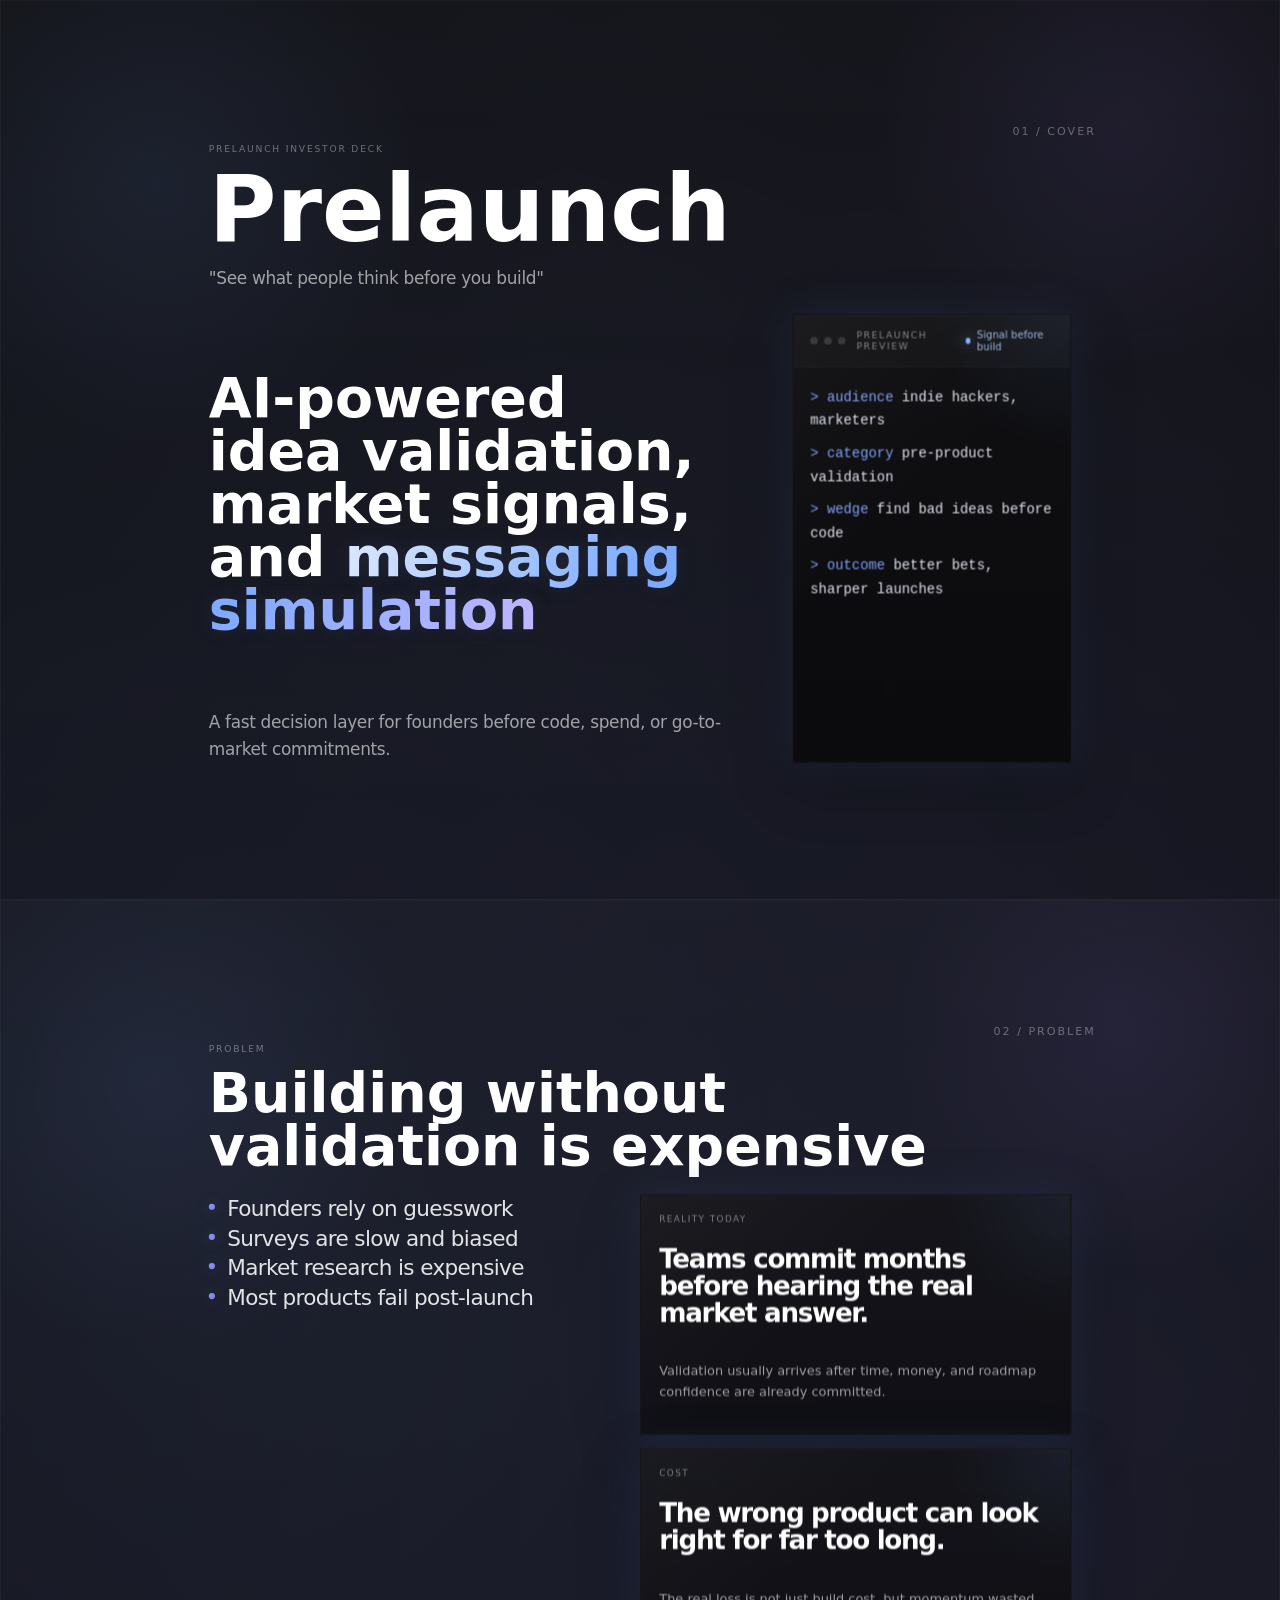
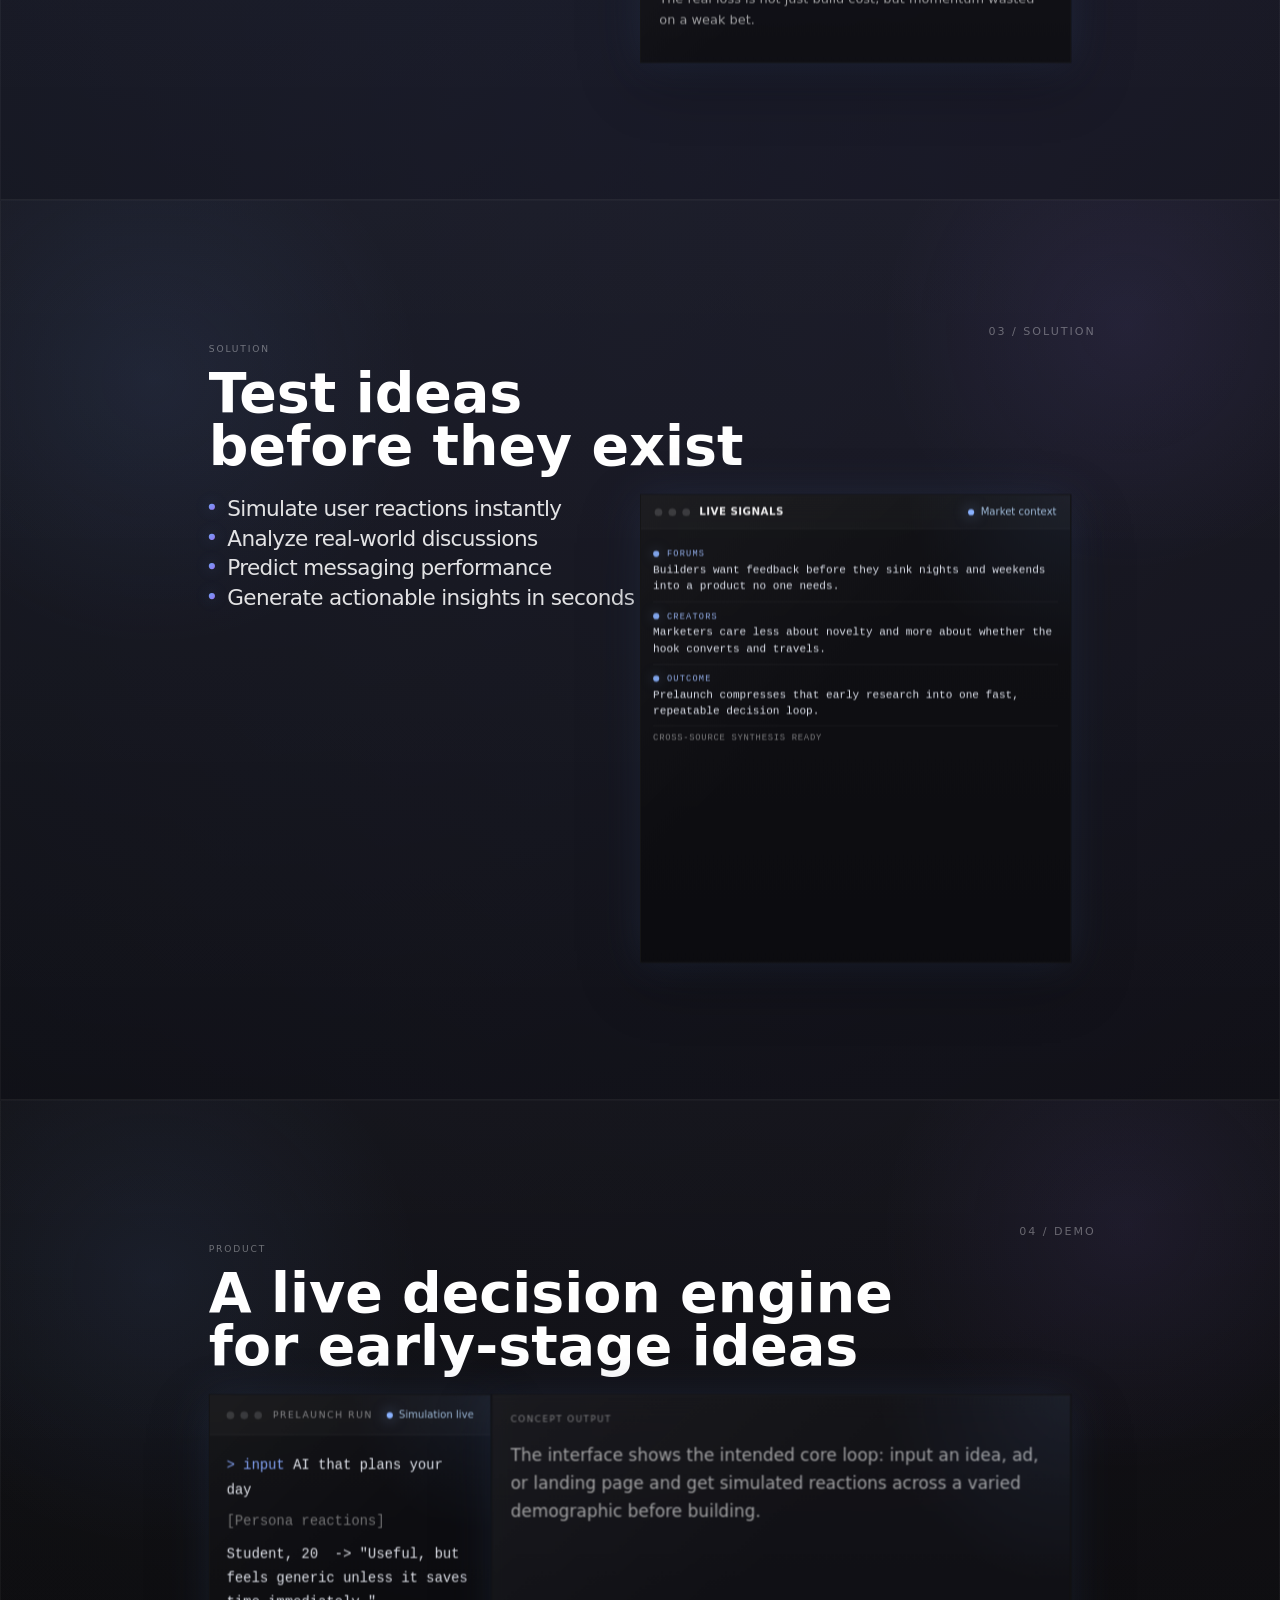
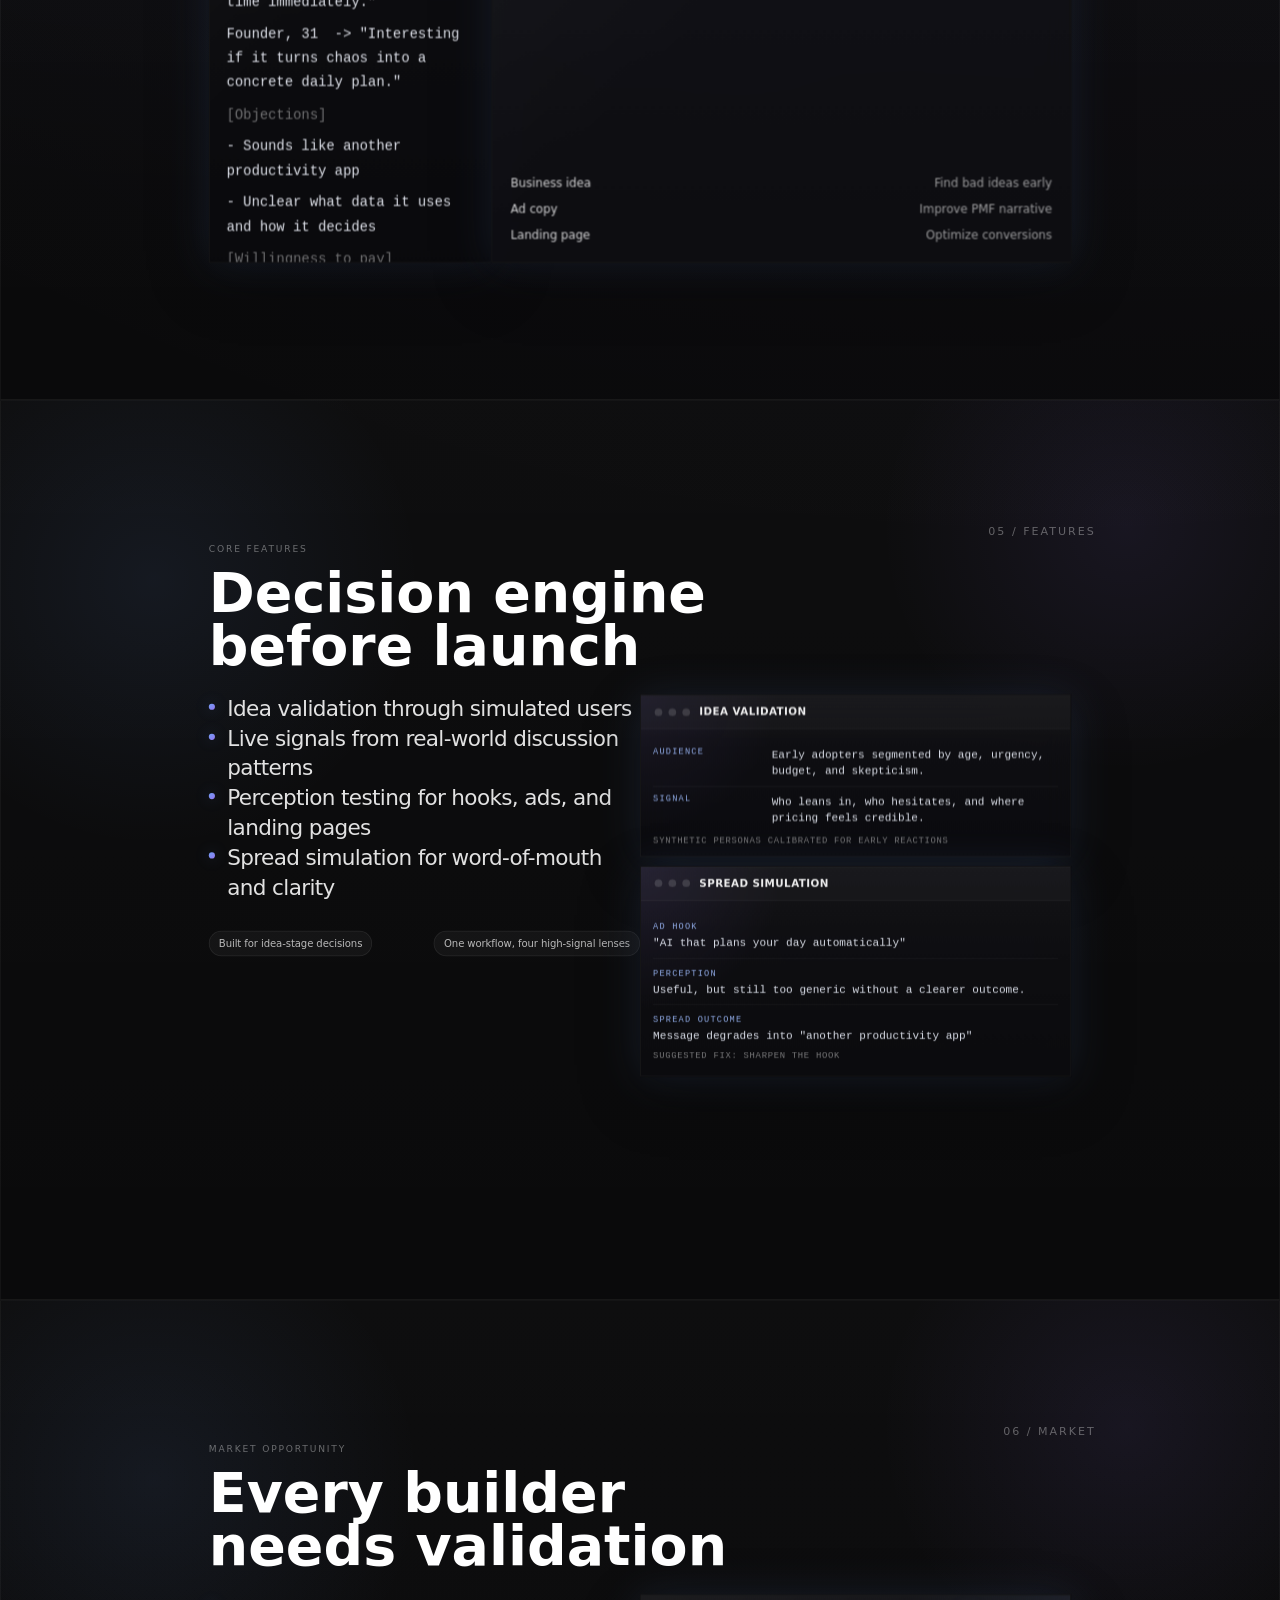
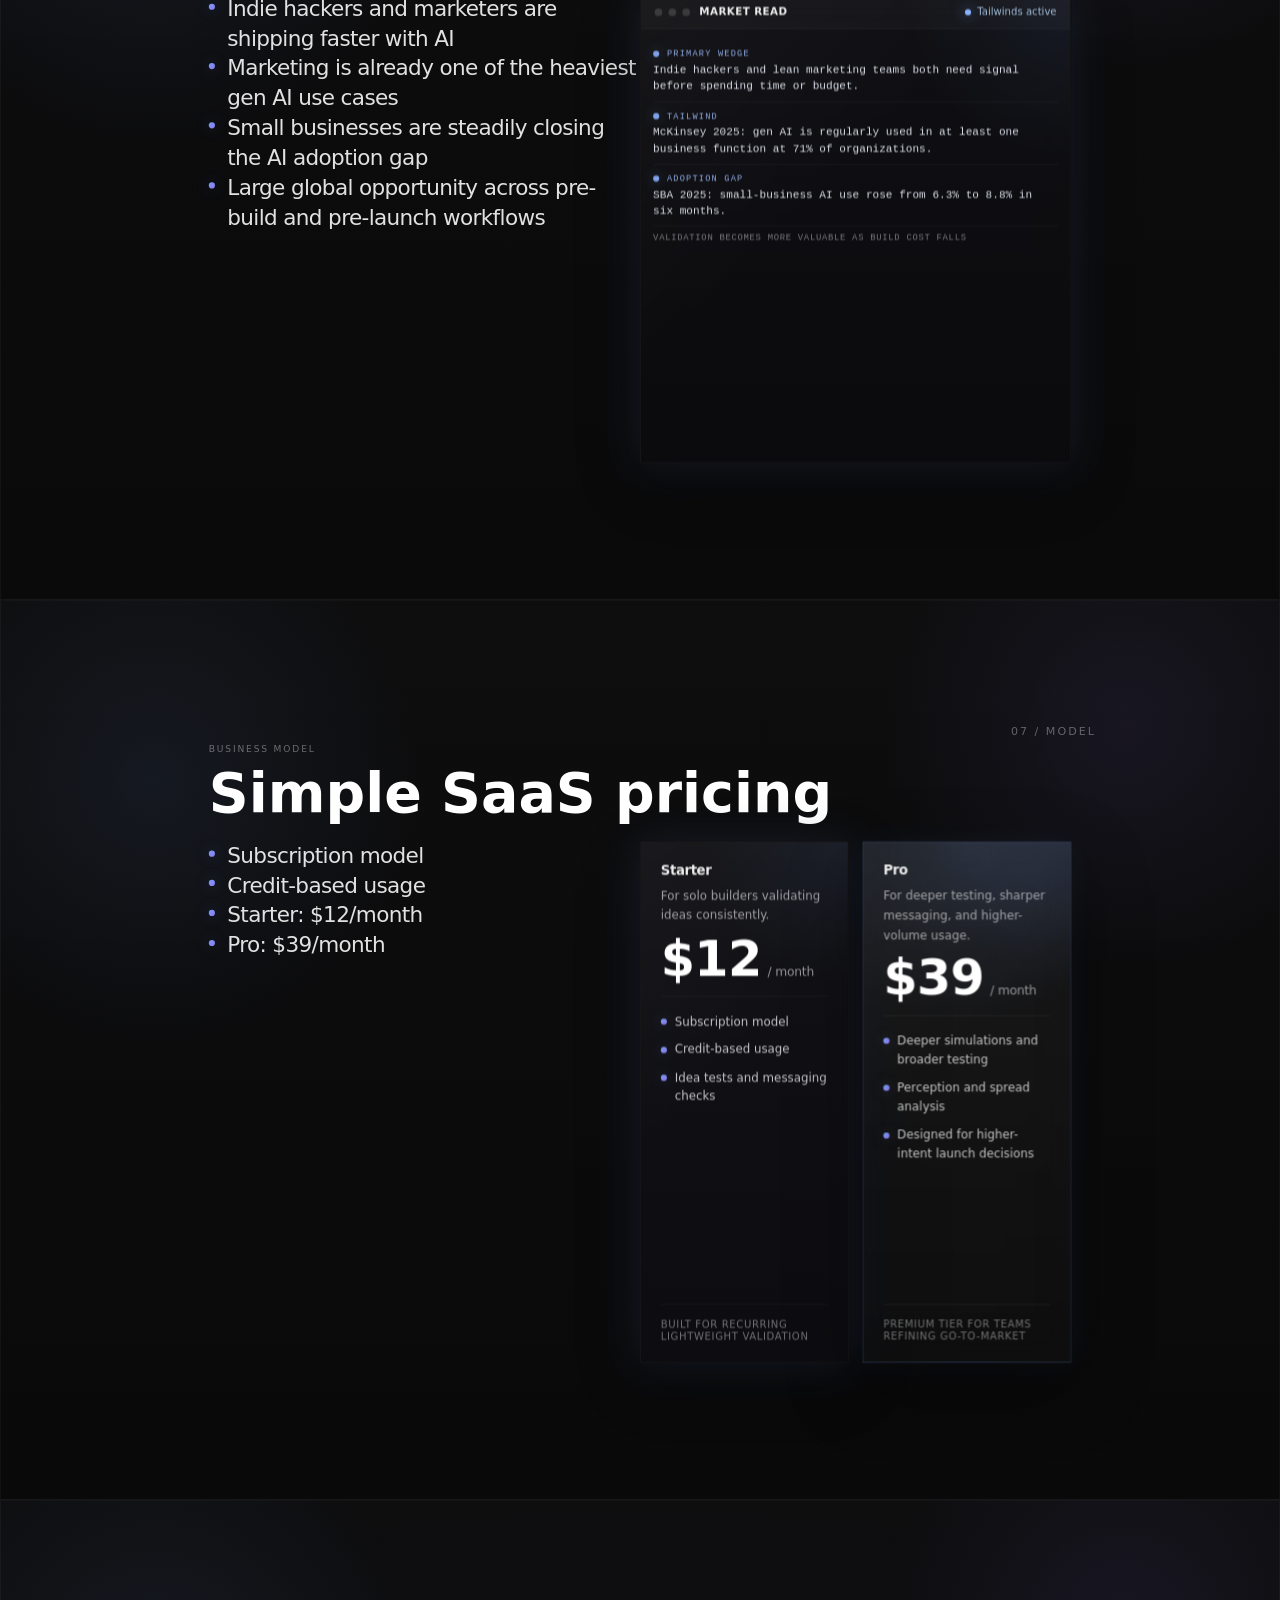
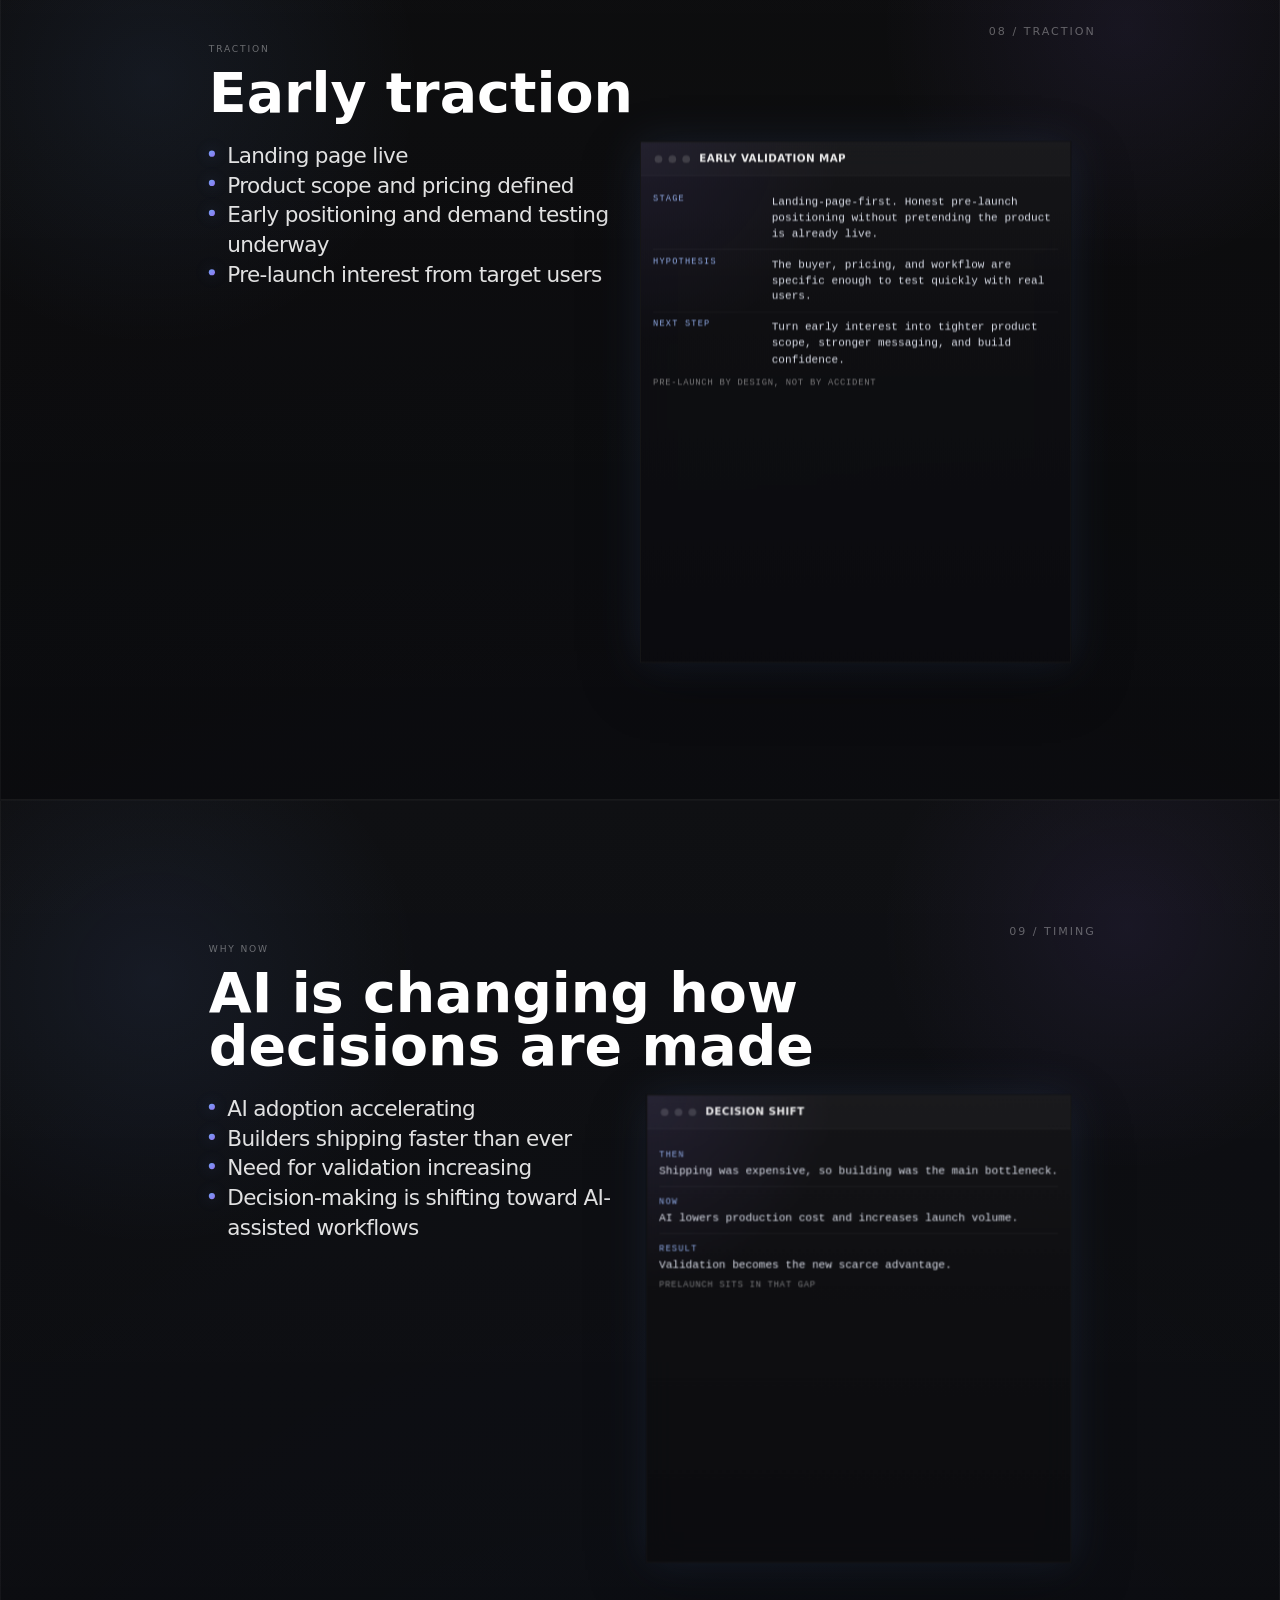
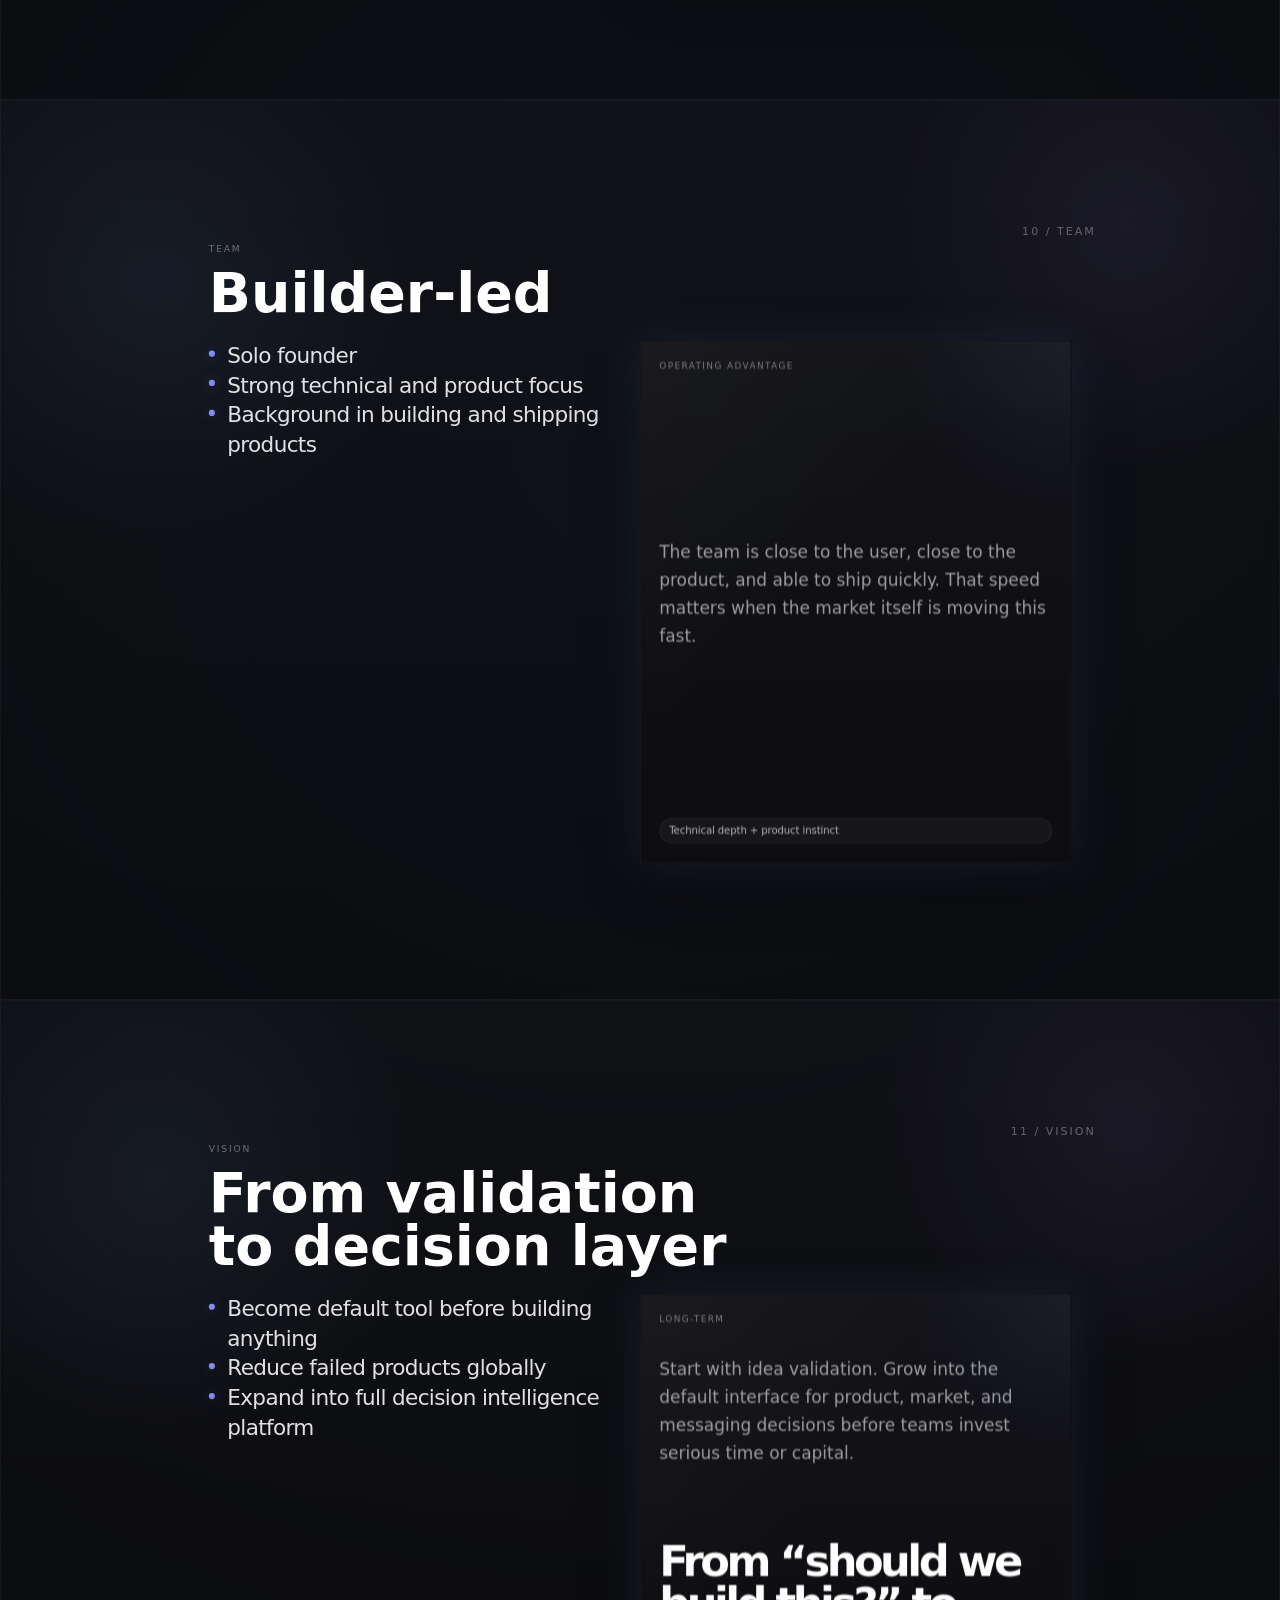
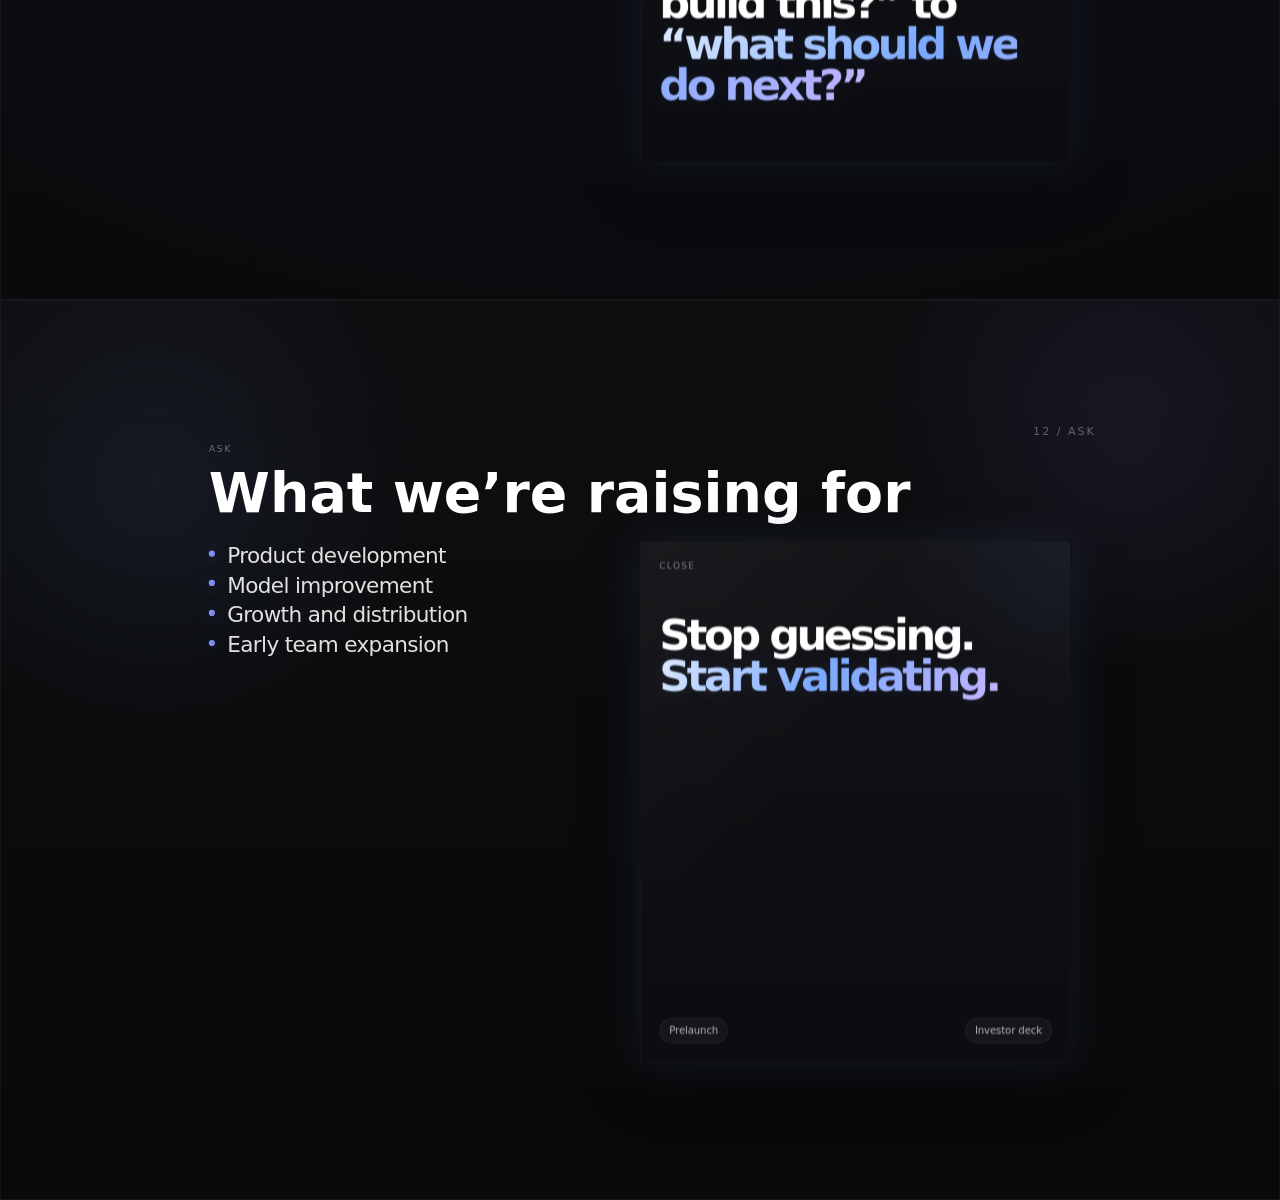
<file: landing/pitch.html>
<!DOCTYPE html>
<html lang="en">
<head>
  <meta charset="UTF-8">
  <meta name="viewport" content="width=device-width, initial-scale=1.0">
  <title>Prelaunch Investor Deck</title>
  <style>
    :root {
      --bg: #050505;
      --slide-width: 1600px;
      --slide-height: 900px;
      --slide-scale: 1;
      --bg-soft: rgba(255, 255, 255, 0.03);
      --surface: rgba(10, 10, 14, 0.88);
      --surface-strong: rgba(14, 14, 20, 0.96);
      --border: #1a1a1a;
      --text: #ffffff;
      --muted: rgba(255, 255, 255, 0.6);
      --soft: rgba(255, 255, 255, 0.38);
      --blue: #76a7ff;
      --purple: #9c7cff;
      --shadow: 0 35px 120px rgba(0, 0, 0, 0.45);
      --glow: 0 0 50px rgba(118, 167, 255, 0.12);
    }

    * {
      box-sizing: border-box;
    }

    html {
      scroll-behavior: smooth;
      background: var(--bg);
    }

    body {
      margin: 0;
      min-width: 320px;
      font-family: Inter, ui-sans-serif, system-ui, -apple-system, BlinkMacSystemFont, "Segoe UI", sans-serif;
      color: var(--text);
      background:
        radial-gradient(circle at 18% 12%, rgba(118, 167, 255, 0.18), transparent 22%),
        radial-gradient(circle at 82% 14%, rgba(156, 124, 255, 0.16), transparent 24%),
        radial-gradient(circle at 50% 78%, rgba(90, 130, 255, 0.09), transparent 26%),
        linear-gradient(180deg, #070707 0%, #050505 42%, #030303 100%);
      overflow-x: hidden;
      -webkit-font-smoothing: antialiased;
      text-rendering: optimizeLegibility;
    }

    body::before {
      content: "";
      position: fixed;
      inset: 0;
      pointer-events: none;
      background:
        radial-gradient(circle at center, transparent 48%, rgba(0, 0, 0, 0.35) 100%),
        repeating-linear-gradient(
          0deg,
          rgba(255, 255, 255, 0.015) 0,
          rgba(255, 255, 255, 0.015) 1px,
          transparent 1px,
          transparent 4px
        );
      mix-blend-mode: screen;
      opacity: 0.32;
      z-index: 0;
    }

    a {
      color: inherit;
      text-decoration: none;
    }

    button {
      font: inherit;
    }

    .page {
      position: relative;
      z-index: 1;
    }

    .toolbar {
      position: fixed;
      top: 20px;
      right: 20px;
      z-index: 20;
      display: flex;
      align-items: center;
      gap: 12px;
    }

    .toolbar a,
    .toolbar button {
      display: inline-flex;
      align-items: center;
      justify-content: center;
      min-height: 44px;
      padding: 0 16px;
      border-radius: 999px;
      border: 1px solid rgba(255, 255, 255, 0.12);
      background: rgba(10, 10, 14, 0.72);
      backdrop-filter: blur(16px);
      color: var(--text);
      box-shadow: 0 18px 50px rgba(0, 0, 0, 0.28);
      transition: transform 180ms ease, border-color 180ms ease, filter 180ms ease;
      cursor: pointer;
    }

    .toolbar a:hover,
    .toolbar button:hover {
      transform: translateY(-1px);
      border-color: rgba(118, 167, 255, 0.32);
      filter: brightness(1.06);
    }

    .toolbar .primary {
      background: linear-gradient(135deg, rgba(118, 167, 255, 0.18), rgba(156, 124, 255, 0.2));
      border-color: rgba(118, 167, 255, 0.26);
      box-shadow:
        inset 0 1px 0 rgba(255, 255, 255, 0.1),
        0 18px 55px rgba(118, 167, 255, 0.12);
    }

    .slides {
      position: relative;
    }

    .slide {
      min-height: 100vh;
      height: 100vh;
      padding: 24px;
      display: flex;
      align-items: center;
      justify-content: center;
      position: relative;
      isolation: isolate;
      overflow: hidden;
    }

    .slide::before {
      content: "";
      position: absolute;
      inset: 0;
      border-radius: 0;
      background:
        linear-gradient(180deg, rgba(255, 255, 255, 0.03), rgba(255, 255, 255, 0.015)),
        rgba(8, 8, 10, 0.52);
      border: 1px solid rgba(255, 255, 255, 0.04);
      box-shadow: var(--shadow);
      z-index: -2;
    }

    .slide::after {
      content: "";
      position: absolute;
      inset: 0;
      background:
        radial-gradient(circle at 12% 20%, rgba(118, 167, 255, 0.08), transparent 20%),
        radial-gradient(circle at 88% 14%, rgba(156, 124, 255, 0.08), transparent 18%);
      z-index: -1;
      pointer-events: none;
    }

    .slide-inner {
      position: relative;
      width: var(--slide-width);
      height: var(--slide-height);
      transform: scale(var(--slide-scale));
      transform-origin: center center;
      display: flex;
      flex-direction: column;
      justify-content: flex-start;
      gap: 20px;
      padding: 52px 56px 44px;
    }

    .slide-head {
      display: block;
      width: 100%;
      margin-bottom: 8px;
    }

    .eyebrow {
      margin: 0 0 16px;
      color: var(--soft);
      text-transform: uppercase;
      letter-spacing: 0.2em;
      font-size: 0.74rem;
    }

    .slide-number {
      position: absolute;
      top: 28px;
      right: 24px;
      color: rgba(255, 255, 255, 0.34);
      font-size: 0.9rem;
      letter-spacing: 0.18em;
      text-transform: uppercase;
    }

    h1,
    h2 {
      margin: 0;
      max-width: 980px;
      font-weight: 750;
      text-wrap: balance;
    }

    h1 {
      font-size: 120px;
      line-height: 0.92;
    }

    h2 {
      font-size: 72px;
      line-height: 0.96;
    }

    .accent {
      background: linear-gradient(120deg, #dce9ff 4%, #7cabff 48%, #c8b8ff 100%);
      -webkit-background-clip: text;
      background-clip: text;
      color: transparent;
      text-shadow: 0 0 28px rgba(118, 167, 255, 0.12);
    }

    .subtext {
      margin: 18px 0 0;
      max-width: 720px;
      color: var(--muted);
      font-size: 22px;
      line-height: 1.6;
      letter-spacing: -0.02em;
    }

    .content-grid {
      flex: 1;
      display: flex;
      flex-direction: row;
      justify-content: space-between;
      min-width: 0;
      overflow: visible;
      min-height: 0;
    }

    .two-col {
      flex-direction: row;
    }

    .copy-visual-layout {
      flex-direction: row;
    }

    .copy-column {
      display: flex;
      flex-direction: column;
      justify-content: flex-start;
      gap: 14px;
      min-width: 0;
      flex: 0 0 auto;
      width: 50%;
      max-width: 50%;
    }

    .visual-stack {
      display: grid;
      grid-template-columns: 1fr;
      gap: 12px;
      align-content: start;
      min-width: 0;
      flex: 0 0 auto;
      width: 50%;
      max-width: 50%;
      min-height: 0;
    }

    .content-grid > * {
      min-width: 0;
    }

    .two-col > :first-child {
      flex: 0 0 auto;
      width: 50%;
      max-width: 50%;
    }

    .two-col > :last-child {
      flex: 0 0 auto;
      width: 50%;
      max-width: 50%;
    }

    .stats-grid,
    .card-grid,
    .pricing-grid {
      display: grid;
      gap: 18px;
    }

    .stats-grid {
      grid-template-columns: repeat(3, minmax(0, 1fr));
    }

    .card-grid.two {
      grid-template-columns: repeat(2, minmax(0, 1fr));
    }

    .stacked-cards {
      grid-template-columns: 1fr;
    }

    .pricing-grid {
      grid-template-columns: repeat(2, minmax(0, 1fr));
    }

    .pricing-card {
      display: flex;
      flex-direction: column;
      gap: 20px;
      padding: 26px;
      background: linear-gradient(180deg, rgba(255, 255, 255, 0.04), rgba(255, 255, 255, 0.018));
      box-shadow:
        inset 0 1px 0 rgba(255, 255, 255, 0.06),
        var(--glow),
        0 24px 75px rgba(0, 0, 0, 0.32);
    }

    .pricing-card.featured {
      background:
        radial-gradient(circle at top, rgba(118, 167, 255, 0.12), transparent 34%),
        linear-gradient(180deg, rgba(255, 255, 255, 0.05), rgba(255, 255, 255, 0.02));
      border-color: rgba(118, 167, 255, 0.2);
      box-shadow:
        inset 0 1px 0 rgba(255, 255, 255, 0.08),
        0 30px 90px rgba(0, 0, 0, 0.46),
        0 0 40px rgba(118, 167, 255, 0.08);
    }

    .pricing-header {
      display: grid;
      gap: 12px;
      padding-bottom: 18px;
      border-bottom: 1px solid rgba(255, 255, 255, 0.06);
    }

    .pricing-tier {
      color: rgba(255, 255, 255, 0.92);
      font-size: 1.08rem;
      letter-spacing: -0.03em;
      font-weight: 600;
    }

    .pricing-subtitle {
      color: var(--muted);
      line-height: 1.65;
      max-width: 30ch;
      font-size: 0.96rem;
    }

    .pricing-price {
      display: flex;
      align-items: baseline;
      gap: 8px;
      letter-spacing: -0.06em;
    }

    .pricing-price strong {
      font-size: clamp(2.7rem, 5vw, 4rem);
      line-height: 0.95;
    }

    .pricing-price span {
      color: rgba(255, 255, 255, 0.56);
      font-size: 1rem;
      letter-spacing: -0.02em;
    }

    .pricing-list {
      margin: 0;
      padding: 0;
      list-style: none;
      display: grid;
      gap: 12px;
      color: rgba(255, 255, 255, 0.76);
      line-height: 1.6;
      font-size: 0.96rem;
    }

    .pricing-list li {
      display: flex;
      gap: 10px;
      align-items: flex-start;
    }

    .pricing-list li::before {
      content: "";
      flex: 0 0 auto;
      width: 8px;
      height: 8px;
      margin-top: 0.55em;
      border-radius: 50%;
      background: linear-gradient(135deg, rgba(118, 167, 255, 0.95), rgba(156, 124, 255, 0.9));
      box-shadow: 0 0 16px rgba(118, 167, 255, 0.26);
    }

    .pricing-note {
      margin-top: auto;
      padding-top: 18px;
      border-top: 1px solid rgba(255, 255, 255, 0.06);
      color: rgba(255, 255, 255, 0.42);
      font-size: 0.82rem;
      letter-spacing: 0.06em;
      text-transform: uppercase;
    }

    .card,
    .stat-card,
    .terminal,
    .quote-panel,
    .research-card,
    .pricing-card {
      position: relative;
      overflow: hidden;
      border-radius: 0;
      border: 1px solid var(--border);
      background:
        linear-gradient(180deg, rgba(255, 255, 255, 0.04), rgba(255, 255, 255, 0.015)),
        var(--surface);
      box-shadow:
        inset 0 1px 0 rgba(255, 255, 255, 0.06),
        var(--glow),
        0 24px 75px rgba(0, 0, 0, 0.32);
      backdrop-filter: blur(18px);
    }

    .card::before,
    .stat-card::before,
    .terminal::before,
    .quote-panel::before,
    .research-card::before,
    .pricing-card::before {
      content: "";
      position: absolute;
      inset: 0;
      background:
        radial-gradient(circle at top right, rgba(118, 167, 255, 0.08), transparent 26%),
        linear-gradient(135deg, rgba(255, 255, 255, 0.03), transparent 44%);
      pointer-events: none;
    }

    .card,
    .quote-panel {
      padding: 24px;
    }

    .compact-card {
      display: flex;
      flex-direction: column;
      justify-content: space-between;
      min-height: 220px;
      gap: 18px;
    }

    .compact-title {
      margin: 0;
      font-size: 34px;
      line-height: 1.02;
      letter-spacing: -0.05em;
    }

    .research-card {
      display: flex;
      flex-direction: column;
      min-height: 100%;
      background:
        linear-gradient(180deg, rgba(255, 255, 255, 0.035), rgba(255, 255, 255, 0.015)),
        rgba(8, 8, 11, 0.92);
    }

    .research-header {
      position: relative;
      z-index: 1;
      display: flex;
      align-items: center;
      justify-content: space-between;
      gap: 16px;
      padding: 14px 18px;
      border-bottom: 1px solid rgba(255, 255, 255, 0.06);
      background: rgba(255, 255, 255, 0.02);
    }

    .research-title {
      display: flex;
      align-items: center;
      gap: 12px;
      color: rgba(255, 255, 255, 0.8);
      font-size: 0.84rem;
      letter-spacing: 0.12em;
      text-transform: uppercase;
    }

    .research-title strong {
      color: rgba(255, 255, 255, 0.92);
      font-weight: 600;
      letter-spacing: 0.04em;
    }

    .research-body {
      position: relative;
      z-index: 1;
      padding: 14px 16px;
      font-family: "SFMono-Regular", Consolas, "Liberation Mono", Menlo, monospace;
    }

    .source-quote,
    .persona-row,
    .terminal-block {
      padding: 9px 0;
      border-bottom: 1px solid rgba(255, 255, 255, 0.06);
    }

    .source-quote:last-child,
    .persona-row:last-child,
    .terminal-block:last-child {
      border-bottom: 0;
      padding-bottom: 4px;
    }

    .source-label,
    .persona-key,
    .terminal-kicker {
      display: inline-flex;
      align-items: center;
      gap: 10px;
      margin-bottom: 5px;
      color: rgba(160, 190, 255, 0.9);
      font-size: 0.7rem;
      letter-spacing: 0.14em;
      text-transform: uppercase;
    }

    .source-label::before {
      content: "";
      width: 8px;
      height: 8px;
      border-radius: 50%;
      background: rgba(138, 178, 255, 0.9);
      box-shadow: 0 0 16px rgba(138, 178, 255, 0.36);
    }

    .source-quote p,
    .persona-value,
    .terminal-text {
      margin: 0;
      color: rgba(240, 244, 255, 0.9);
      font-size: 0.9rem;
      line-height: 1.45;
    }

    .research-footer,
    .persona-note,
    .terminal-arrow {
      margin-top: 8px;
      color: rgba(255, 255, 255, 0.45);
      font-size: 0.72rem;
      letter-spacing: 0.08em;
      text-transform: uppercase;
    }

    .persona-stack,
    .terminal-stack {
      display: grid;
      gap: 0;
    }

    .persona-row {
      display: grid;
      grid-template-columns: minmax(118px, 140px) 1fr;
      gap: 14px;
      align-items: start;
    }

    .terminal-arrow {
      display: inline-block;
      margin-top: 8px;
    }

    .feature-card.perception-card::before {
      background:
        radial-gradient(circle at top right, rgba(118, 167, 255, 0.1), transparent 28%),
        linear-gradient(155deg, rgba(255, 255, 255, 0.025), transparent 38%);
    }

    .feature-card.spread-card::before {
      background:
        radial-gradient(circle at top left, rgba(156, 124, 255, 0.1), transparent 30%),
        linear-gradient(180deg, rgba(255, 255, 255, 0.02), transparent 42%);
    }

    .persona-card::before {
      background:
        radial-gradient(circle at top left, rgba(156, 124, 255, 0.08), transparent 30%),
        linear-gradient(180deg, rgba(255, 255, 255, 0.02), transparent 36%);
    }

    .stat-card {
      padding: 22px;
      min-height: 190px;
      display: flex;
      flex-direction: column;
      justify-content: space-between;
    }

    .stat-label,
    .card-label {
      color: rgba(255, 255, 255, 0.45);
      text-transform: uppercase;
      letter-spacing: 0.16em;
      font-size: 0.72rem;
    }

    .stat-value {
      font-size: 48px;
      line-height: 1;
      letter-spacing: -0.08em;
    }

    .stat-copy,
    .card-copy,
    .quote-copy {
      color: var(--muted);
      line-height: 1.65;
      font-size: 1.05rem;
    }

    .bullet-list {
      list-style: none;
      margin: 0;
      padding: 0;
      gap: 10px;
      max-width: 620px;
    }

    .bullet-list li {
      display: grid;
      grid-template-columns: 10px minmax(0, 1fr);
      align-items: start;
      column-gap: 14px;
      color: rgba(255, 255, 255, 0.88);
      font-size: 28px;
      line-height: 1.38;
      letter-spacing: -0.03em;
    }

    .bullet-list li::before {
      content: "";
      width: 8px;
      height: 8px;
      margin-top: 0.42em;
      border-radius: 50%;
      background: linear-gradient(135deg, rgba(118, 167, 255, 0.95), rgba(156, 124, 255, 0.95));
      box-shadow: 0 0 20px rgba(118, 167, 255, 0.3);
    }

    .terminal {
      display: flex;
      flex-direction: column;
      min-height: 100%;
      background:
        linear-gradient(180deg, rgba(255, 255, 255, 0.035), rgba(255, 255, 255, 0.015)),
        rgba(7, 7, 10, 0.95);
    }

    .terminal-topbar {
      display: flex;
      align-items: center;
      justify-content: space-between;
      gap: 16px;
      padding: 18px 22px;
      border-bottom: 1px solid rgba(255, 255, 255, 0.06);
      background: rgba(255, 255, 255, 0.02);
    }

    .dots {
      display: inline-flex;
      gap: 8px;
    }

    .dots span {
      width: 10px;
      height: 10px;
      border-radius: 50%;
      background: rgba(255, 255, 255, 0.14);
    }

    .terminal-meta {
      display: flex;
      align-items: center;
      gap: 14px;
      color: rgba(255, 255, 255, 0.48);
      font-size: 0.76rem;
      text-transform: uppercase;
      letter-spacing: 0.16em;
    }

    .terminal-status {
      display: inline-flex;
      align-items: center;
      gap: 8px;
      color: rgba(188, 220, 255, 0.84);
      font-size: 0.82rem;
    }

    .status-dot {
      width: 8px;
      height: 8px;
      border-radius: 50%;
      background: #8ab2ff;
      box-shadow: 0 0 18px rgba(138, 178, 255, 0.7);
    }

    .terminal-body {
      padding: 24px 22px 26px;
      font-family: "SFMono-Regular", Consolas, "Liberation Mono", Menlo, monospace;
      font-size: 18px;
      line-height: 1.75;
      color: rgba(243, 246, 255, 0.92);
      display: grid;
      gap: 10px;
    }

    .line {
      white-space: pre-wrap;
      opacity: 1;
      transform: none;
    }

    .line.visible {
      opacity: 1;
      transform: none;
    }

    .line .label {
      color: rgba(134, 168, 255, 0.96);
    }

    .line .muted {
      color: rgba(255, 255, 255, 0.42);
    }

    .quote-panel {
      display: flex;
      flex-direction: column;
      justify-content: space-between;
      gap: 18px;
      min-height: 100%;
    }

    .quote-copy {
      font-size: 22px;
    }

    .micro-grid {
      display: grid;
      gap: 12px;
    }

    .micro-card {
      border-radius: 0;
      border: 1px solid rgba(255, 255, 255, 0.06);
      background: rgba(255, 255, 255, 0.03);
      padding: 16px 18px;
    }

    .micro-card strong {
      display: block;
      margin-bottom: 6px;
      font-size: 0.95rem;
      letter-spacing: -0.02em;
    }

    .micro-card span {
      color: var(--muted);
      line-height: 1.6;
      font-size: 0.94rem;
    }

    .slide-ask {
      display: flex;
      align-items: center;
      justify-content: space-between;
      gap: 24px;
      color: rgba(255, 255, 255, 0.78);
      font-size: 0.96rem;
      letter-spacing: -0.02em;
    }

    .footnote {
      display: none;
    }

    .closing {
      font-size: 56px;
      letter-spacing: -0.08em;
      line-height: 0.95;
      max-width: 720px;
    }

    .hero-spread {
      display: grid;
      gap: 18px;
      align-items: end;
    }

    .hero-spread .subtext {
      margin-top: 0;
    }

    .metric-stack {
      display: grid;
      gap: 12px;
    }

    .metric-row {
      display: flex;
      align-items: center;
      justify-content: space-between;
      gap: 16px;
      color: rgba(255, 255, 255, 0.84);
      font-size: 0.95rem;
      line-height: 1.4;
    }

    .metric-row span:last-child {
      color: var(--muted);
    }

    .pill {
      display: inline-flex;
      align-items: center;
      padding: 8px 12px;
      border-radius: 999px;
      background: rgba(255, 255, 255, 0.04);
      border: 1px solid rgba(255, 255, 255, 0.08);
      color: rgba(255, 255, 255, 0.7);
      font-size: 0.82rem;
      letter-spacing: -0.01em;
    }

    @media (max-width: 980px) {
      .slide {
        min-height: 100vh;
        padding: 16px;
      }

      .slide::before {
        inset: 0;
      }

      .slide-inner {
        padding: 52px 56px 44px;
      }

      .slide-number {
        top: 52px;
        right: 56px;
      }

      .content-grid,
      .two-col,
      .copy-visual-layout {
        flex-direction: column;
      }

      .copy-column,
      .visual-stack,
      .two-col > :first-child,
      .two-col > :last-child {
        width: 100%;
        max-width: 100%;
      }

      .stats-grid,
      .card-grid.two,
      .pricing-grid {
        grid-template-columns: repeat(2, minmax(0, 1fr));
      }

      .toolbar {
        top: 14px;
        right: 14px;
      }
    }

    @media print {
      @page {
        size: landscape;
        margin: 0;
      }

      html,
      body {
        background: var(--bg) !important;
        width: 100%;
        height: auto;
      }

      body {
        overflow: visible;
        print-color-adjust: exact;
        -webkit-print-color-adjust: exact;
      }

      .page,
      .slides {
        display: block;
      }

      body::before,
      .toolbar {
        display: none !important;
      }

      .slide {
        width: auto;
        height: auto;
        min-height: 0;
        padding: 0;
        display: block;
        overflow: visible;
        page-break-after: always;
        break-after: page;
        break-inside: avoid;
      }

      .slide:last-child {
        page-break-after: auto;
        break-after: auto;
      }

      .slide::before {
        inset: 0;
        border-radius: 0;
        border: 0;
        background:
          radial-gradient(circle at 18% 12%, rgba(118, 167, 255, 0.14), transparent 22%),
          radial-gradient(circle at 82% 14%, rgba(156, 124, 255, 0.13), transparent 24%),
          linear-gradient(180deg, #070707 0%, #050505 42%, #030303 100%);
        box-shadow: none;
      }

      .slide::after {
        inset: 0;
      }

      .slide-inner {
        width: 13.333in;
        height: 7.5in;
        min-height: 7.5in;
        padding: 0.42in 0.46in 0.36in;
        display: flex;
        flex-direction: column;
        transform: none !important;
      }
    }
  </style>
</head>
<body>
  <div class="page">
    <main class="slides">
      <section class="slide">
        <div class="slide-inner">
          <div class="slide-head">
            <div>
              <p class="eyebrow">Prelaunch investor deck</p>
              <h1>Prelaunch</h1>
              <p class="subtext">"See what people think before you build"</p>
            </div>
            <div class="slide-number">01 / Cover</div>
          </div>

          <div class="content-grid two">
            <div class="hero-spread">
              <h2>AI-powered idea validation, market signals, and <span class="accent">messaging simulation</span></h2>
              <p class="subtext">A fast decision layer for founders before code, spend, or go-to-market commitments.</p>
            </div>

            <div class="terminal">
              <div class="terminal-topbar">
                <div class="terminal-meta">
                  <div class="dots">
                    <span></span>
                    <span></span>
                    <span></span>
                  </div>
                  <span>Prelaunch preview</span>
                </div>
                <div class="terminal-status">
                  <span class="status-dot"></span>
                  <span>Signal before build</span>
                </div>
              </div>
              <div class="terminal-body">
                <div class="line visible"><span class="label">&gt; audience</span> indie hackers, marketers</div>
                <div class="line visible"><span class="label">&gt; category</span> pre-product validation</div>
                <div class="line visible"><span class="label">&gt; wedge</span> find bad ideas before code</div>
                <div class="line visible"><span class="label">&gt; outcome</span> better bets, sharper launches</div>
              </div>
            </div>
          </div>
        </div>
      </section>

      <section class="slide">
        <div class="slide-inner">
          <div class="slide-head">
            <div>
              <p class="eyebrow">Problem</p>
              <h2>Building without validation is expensive</h2>
            </div>
            <div class="slide-number">02 / Problem</div>
          </div>

          <div class="content-grid two">
            <div class="copy-column">
              <ul class="bullet-list">
                <li>Founders rely on guesswork</li>
                <li>Surveys are slow and biased</li>
                <li>Market research is expensive</li>
                <li>Most products fail post-launch</li>
              </ul>
            </div>

            <div class="card-grid stacked-cards">
              <article class="card compact-card">
                <div class="card-label">Reality today</div>
                <h3 class="compact-title">Teams commit months before hearing the real market answer.</h3>
                <p class="card-copy">Validation usually arrives after time, money, and roadmap confidence are already committed.</p>
              </article>
              <article class="card compact-card">
                <div class="card-label">Cost</div>
                <h3 class="compact-title">The wrong product can look right for far too long.</h3>
                <p class="card-copy">The real loss is not just build cost, but momentum wasted on a weak bet.</p>
              </article>
            </div>
          </div>
        </div>
      </section>

      <section class="slide">
        <div class="slide-inner">
          <div class="slide-head">
            <div>
              <p class="eyebrow">Solution</p>
              <h2>Test ideas before they exist</h2>
            </div>
            <div class="slide-number">03 / Solution</div>
          </div>

          <div class="content-grid two">
            <div class="copy-column">
              <ul class="bullet-list">
                <li>Simulate user reactions instantly</li>
                <li>Analyze real-world discussions</li>
                <li>Predict messaging performance</li>
                <li>Generate actionable insights in seconds</li>
              </ul>
            </div>

            <aside class="research-card">
              <div class="research-header">
                <div class="research-title">
                  <div class="dots">
                    <span></span>
                    <span></span>
                    <span></span>
                  </div>
                  <strong>Live signals</strong>
                </div>
                <div class="terminal-status">
                  <span class="status-dot"></span>
                  <span>Market context</span>
                </div>
              </div>
              <div class="research-body">
                <article class="source-quote">
                  <div class="source-label">Forums</div>
                  <p>Builders want feedback before they sink nights and weekends into a product no one needs.</p>
                </article>
                <article class="source-quote">
                  <div class="source-label">Creators</div>
                  <p>Marketers care less about novelty and more about whether the hook converts and travels.</p>
                </article>
                <article class="source-quote">
                  <div class="source-label">Outcome</div>
                  <p>Prelaunch compresses that early research into one fast, repeatable decision loop.</p>
                </article>
                <div class="research-footer">Cross-source synthesis ready</div>
              </div>
            </aside>
          </div>
        </div>
      </section>

      <section class="slide">
        <div class="slide-inner">
          <div class="slide-head">
            <div>
              <p class="eyebrow">Product</p>
              <h2>A live decision engine for early-stage ideas</h2>
            </div>
            <div class="slide-number">04 / Demo</div>
          </div>

          <div class="content-grid two">
            <div class="terminal">
              <div class="terminal-topbar">
                <div class="terminal-meta">
                  <div class="dots">
                    <span></span>
                    <span></span>
                    <span></span>
                  </div>
                  <span>Prelaunch run</span>
                </div>
                <div class="terminal-status">
                  <span class="status-dot"></span>
                  <span>Simulation live</span>
                </div>
              </div>
              <div class="terminal-body" id="demoTerminal">
                <div class="line"><span class="label">&gt; input</span> AI that plans your day</div>
                <div class="line"><span class="muted">[Persona reactions]</span></div>
                <div class="line">Student, 20  -> "Useful, but feels generic unless it saves time immediately."</div>
                <div class="line">Founder, 31  -> "Interesting if it turns chaos into a concrete daily plan."</div>
                <div class="line"><span class="muted">[Objections]</span></div>
                <div class="line">- Sounds like another productivity app</div>
                <div class="line">- Unclear what data it uses and how it decides</div>
                <div class="line"><span class="muted">[Willingness to pay]</span></div>
                <div class="line">- Casual users: low</div>
                <div class="line">- Busy professionals: moderate if outcomes are measurable</div>
              </div>
            </div>

            <div class="quote-panel">
              <div>
                <div class="card-label">Concept output</div>
                <p class="quote-copy">The interface shows the intended core loop: input an idea, ad, or landing page and get simulated reactions across a varied demographic before building.</p>
              </div>
              <div class="metric-stack">
                <div class="metric-row">
                  <span>Business idea</span>
                  <span>Find bad ideas early</span>
                </div>
                <div class="metric-row">
                  <span>Ad copy</span>
                  <span>Improve PMF narrative</span>
                </div>
                <div class="metric-row">
                  <span>Landing page</span>
                  <span>Optimize conversions</span>
                </div>
              </div>
            </div>
          </div>
        </div>
      </section>

      <section class="slide">
        <div class="slide-inner">
          <div class="slide-head">
            <div>
              <p class="eyebrow">Core features</p>
              <h2>Decision engine before launch</h2>
            </div>
            <div class="slide-number">05 / Features</div>
          </div>

          <div class="content-grid copy-visual-layout">
            <div class="copy-column">
              <ul class="bullet-list">
                <li>Idea validation through simulated users</li>
                <li>Live signals from real-world discussion patterns</li>
                <li>Perception testing for hooks, ads, and landing pages</li>
                <li>Spread simulation for word-of-mouth and clarity</li>
              </ul>

              <div class="slide-ask" style="margin-top: 22px;">
                <span class="pill">Built for idea-stage decisions</span>
                <span class="pill">One workflow, four high-signal lenses</span>
              </div>
            </div>

            <div class="visual-stack">
              <article class="research-card persona-card">
                <div class="research-header">
                  <div class="research-title">
                    <div class="dots">
                      <span></span>
                      <span></span>
                      <span></span>
                    </div>
                    <strong>Idea validation</strong>
                  </div>
                </div>
                <div class="research-body">
                  <div class="persona-stack">
                    <article class="persona-row">
                      <div class="persona-key">Audience</div>
                      <div class="persona-value">Early adopters segmented by age, urgency, budget, and skepticism.</div>
                    </article>
                    <article class="persona-row">
                      <div class="persona-key">Signal</div>
                      <div class="persona-value">Who leans in, who hesitates, and where pricing feels credible.</div>
                    </article>
                  </div>
                  <div class="persona-note">Synthetic personas calibrated for early reactions</div>
                </div>
              </article>
              <article class="research-card feature-card spread-card">
                <div class="research-header">
                  <div class="research-title">
                    <div class="dots">
                      <span></span>
                      <span></span>
                      <span></span>
                    </div>
                    <strong>Spread simulation</strong>
                  </div>
                </div>
                <div class="research-body">
                  <div class="terminal-stack">
                    <article class="terminal-block">
                      <div class="terminal-kicker">Ad hook</div>
                      <div class="terminal-text">"AI that plans your day automatically"</div>
                    </article>
                    <article class="terminal-block">
                      <div class="terminal-kicker">Perception</div>
                      <div class="terminal-text">Useful, but still too generic without a clearer outcome.</div>
                    </article>
                    <article class="terminal-block">
                      <div class="terminal-kicker">Spread outcome</div>
                      <div class="terminal-text">Message degrades into "another productivity app"</div>
                      <div class="terminal-arrow">Suggested fix: sharpen the hook</div>
                    </article>
                  </div>
                </div>
              </article>
            </div>
          </div>
        </div>
      </section>

      <section class="slide">
        <div class="slide-inner">
          <div class="slide-head">
            <div>
              <p class="eyebrow">Market opportunity</p>
              <h2>Every builder needs validation</h2>
            </div>
            <div class="slide-number">06 / Market</div>
          </div>

          <div class="content-grid copy-visual-layout">
            <div class="copy-column">
              <ul class="bullet-list">
                <li>Indie hackers and marketers are shipping faster with AI</li>
                <li>Marketing is already one of the heaviest gen AI use cases</li>
                <li>Small businesses are steadily closing the AI adoption gap</li>
                <li>Large global opportunity across pre-build and pre-launch workflows</li>
              </ul>
            </div>

            <aside class="research-card">
              <div class="research-header">
                <div class="research-title">
                  <div class="dots">
                    <span></span>
                    <span></span>
                    <span></span>
                  </div>
                  <strong>Market read</strong>
                </div>
                <div class="terminal-status">
                  <span class="status-dot"></span>
                  <span>Tailwinds active</span>
                </div>
              </div>
              <div class="research-body">
                <article class="source-quote">
                  <div class="source-label">Primary wedge</div>
                  <p>Indie hackers and lean marketing teams both need signal before spending time or budget.</p>
                </article>
                <article class="source-quote">
                  <div class="source-label">Tailwind</div>
                  <p>McKinsey 2025: gen AI is regularly used in at least one business function at 71% of organizations.</p>
                </article>
                <article class="source-quote">
                  <div class="source-label">Adoption gap</div>
                  <p>SBA 2025: small-business AI use rose from 6.3% to 8.8% in six months.</p>
                </article>
                <div class="research-footer">Validation becomes more valuable as build cost falls</div>
              </div>
            </aside>
          </div>

          <div class="footnote">Market basis: McKinsey State of AI 2025, U.S. SBA Office of Advocacy AI in Business spotlight (September 24, 2025), Constant Contact Small Business Now (February 11, 2026).</div>
        </div>
      </section>

      <section class="slide">
        <div class="slide-inner">
          <div class="slide-head">
            <div>
              <p class="eyebrow">Business model</p>
              <h2>Simple SaaS pricing</h2>
            </div>
            <div class="slide-number">07 / Model</div>
          </div>

          <div class="content-grid copy-visual-layout">
            <div class="copy-column">
              <ul class="bullet-list">
                <li>Subscription model</li>
                <li>Credit-based usage</li>
                <li>Starter: $12/month</li>
                <li>Pro: $39/month</li>
              </ul>
            </div>

            <div class="pricing-grid">
              <article class="pricing-card">
                <div class="pricing-header">
                  <div class="pricing-tier">Starter</div>
                  <div class="pricing-subtitle">For solo builders validating ideas consistently.</div>
                  <div class="pricing-price">
                    <strong>$12</strong>
                    <span>/ month</span>
                  </div>
                </div>
                <ul class="pricing-list">
                  <li>Subscription model</li>
                  <li>Credit-based usage</li>
                  <li>Idea tests and messaging checks</li>
                </ul>
                <div class="pricing-note">Built for recurring lightweight validation</div>
              </article>
              <article class="pricing-card featured">
                <div class="pricing-header">
                  <div class="pricing-tier">Pro</div>
                  <div class="pricing-subtitle">For deeper testing, sharper messaging, and higher-volume usage.</div>
                  <div class="pricing-price">
                    <strong>$39</strong>
                    <span>/ month</span>
                  </div>
                </div>
                <ul class="pricing-list">
                  <li>Deeper simulations and broader testing</li>
                  <li>Perception and spread analysis</li>
                  <li>Designed for higher-intent launch decisions</li>
                </ul>
                <div class="pricing-note">Premium tier for teams refining go-to-market</div>
              </article>
            </div>
          </div>
        </div>
      </section>

      <section class="slide">
        <div class="slide-inner">
          <div class="slide-head">
            <div>
              <p class="eyebrow">Traction</p>
              <h2>Early traction</h2>
            </div>
            <div class="slide-number">08 / Traction</div>
          </div>

          <div class="content-grid copy-visual-layout">
            <div class="copy-column">
              <ul class="bullet-list">
                <li>Landing page live</li>
                <li>Product scope and pricing defined</li>
                <li>Early positioning and demand testing underway</li>
                <li>Pre-launch interest from target users</li>
              </ul>
            </div>

            <aside class="research-card persona-card">
              <div class="research-header">
                <div class="research-title">
                  <div class="dots">
                    <span></span>
                    <span></span>
                    <span></span>
                  </div>
                  <strong>Early validation map</strong>
                </div>
              </div>
              <div class="research-body">
                <div class="persona-stack">
                  <article class="persona-row">
                    <div class="persona-key">Stage</div>
                    <div class="persona-value">Landing-page-first. Honest pre-launch positioning without pretending the product is already live.</div>
                  </article>
                  <article class="persona-row">
                    <div class="persona-key">Hypothesis</div>
                    <div class="persona-value">The buyer, pricing, and workflow are specific enough to test quickly with real users.</div>
                  </article>
                  <article class="persona-row">
                    <div class="persona-key">Next step</div>
                    <div class="persona-value">Turn early interest into tighter product scope, stronger messaging, and build confidence.</div>
                  </article>
                </div>
                <div class="persona-note">Pre-launch by design, not by accident</div>
              </div>
            </aside>
          </div>
        </div>
      </section>

      <section class="slide">
        <div class="slide-inner">
          <div class="slide-head">
            <div>
              <p class="eyebrow">Why now</p>
              <h2>AI is changing how decisions are made</h2>
            </div>
            <div class="slide-number">09 / Timing</div>
          </div>

          <div class="content-grid copy-visual-layout">
            <div class="copy-column">
              <ul class="bullet-list">
                <li>AI adoption accelerating</li>
                <li>Builders shipping faster than ever</li>
                <li>Need for validation increasing</li>
                <li>Decision-making is shifting toward AI-assisted workflows</li>
              </ul>
            </div>

            <aside class="research-card feature-card spread-card">
              <div class="research-header">
                <div class="research-title">
                  <div class="dots">
                    <span></span>
                    <span></span>
                    <span></span>
                  </div>
                  <strong>Decision shift</strong>
                </div>
              </div>
              <div class="research-body">
                <div class="terminal-stack">
                  <article class="terminal-block">
                    <div class="terminal-kicker">Then</div>
                    <div class="terminal-text">Shipping was expensive, so building was the main bottleneck.</div>
                  </article>
                  <article class="terminal-block">
                    <div class="terminal-kicker">Now</div>
                    <div class="terminal-text">AI lowers production cost and increases launch volume.</div>
                  </article>
                  <article class="terminal-block">
                    <div class="terminal-kicker">Result</div>
                    <div class="terminal-text">Validation becomes the new scarce advantage.</div>
                    <div class="terminal-arrow">Prelaunch sits in that gap</div>
                  </article>
                </div>
              </div>
            </aside>

            <div class="footnote">Timing signal: McKinsey 2025 shows marketing and sales among the most common gen AI deployment areas; Constant Contact's February 11, 2026 report says 54% of SMB owners already use AI marketing tools.</div>
          </div>
        </div>
      </section>

      <section class="slide">
        <div class="slide-inner">
          <div class="slide-head">
            <div>
              <p class="eyebrow">Team</p>
              <h2>Builder-led</h2>
            </div>
            <div class="slide-number">10 / Team</div>
          </div>

          <div class="content-grid two">
            <div class="copy-column">
              <ul class="bullet-list">
                <li>Solo founder</li>
                <li>Strong technical and product focus</li>
                <li>Background in building and shipping products</li>
              </ul>
            </div>

            <div class="quote-panel">
              <div class="card-label">Operating advantage</div>
              <p class="quote-copy">The team is close to the user, close to the product, and able to ship quickly. That speed matters when the market itself is moving this fast.</p>
              <div class="pill">Technical depth + product instinct</div>
            </div>
          </div>
        </div>
      </section>

      <section class="slide">
        <div class="slide-inner">
          <div class="slide-head">
            <div>
              <p class="eyebrow">Vision</p>
              <h2>From validation to decision layer</h2>
            </div>
            <div class="slide-number">11 / Vision</div>
          </div>

          <div class="content-grid two">
            <div class="copy-column">
              <ul class="bullet-list">
                <li>Become default tool before building anything</li>
                <li>Reduce failed products globally</li>
                <li>Expand into full decision intelligence platform</li>
              </ul>
            </div>

            <div class="quote-panel">
              <div class="card-label">Long-term</div>
              <p class="quote-copy">Start with idea validation. Grow into the default interface for product, market, and messaging decisions before teams invest serious time or capital.</p>
              <h3 class="closing">From “should we build this?” to <span class="accent">“what should we do next?”</span></h3>
            </div>
          </div>
        </div>
      </section>

      <section class="slide">
        <div class="slide-inner">
          <div class="slide-head">
            <div>
              <p class="eyebrow">Ask</p>
              <h2>What we’re raising for</h2>
            </div>
            <div class="slide-number">12 / Ask</div>
          </div>

          <div class="content-grid two">
            <div class="copy-column">
              <ul class="bullet-list">
                <li>Product development</li>
                <li>Model improvement</li>
                <li>Growth and distribution</li>
                <li>Early team expansion</li>
              </ul>
            </div>

            <div class="quote-panel">
              <div>
                <div class="card-label">Close</div>
                <h3 class="closing">Stop guessing. <span class="accent">Start validating.</span></h3>
              </div>
              <div class="slide-ask">
                <span class="pill">Prelaunch</span>
                <span class="pill">Investor deck</span>
              </div>
            </div>
          </div>
        </div>
      </section>
    </main>
  </div>

  <script>
    const printButton = document.getElementById("printDeck");
    const updateDeckScale = () => {
      const horizontalPadding = 48;
      const verticalPadding = 48;
      const availableWidth = Math.max(window.innerWidth - horizontalPadding, 320);
      const availableHeight = Math.max(window.innerHeight - verticalPadding, 320);
      const scale = Math.min(
        availableWidth / 1600,
        availableHeight / 900
      );

      document.documentElement.style.setProperty("--slide-scale", String(scale));
    };

    updateDeckScale();
    window.addEventListener("resize", updateDeckScale);
  </script>
</body>
</html>
</file>
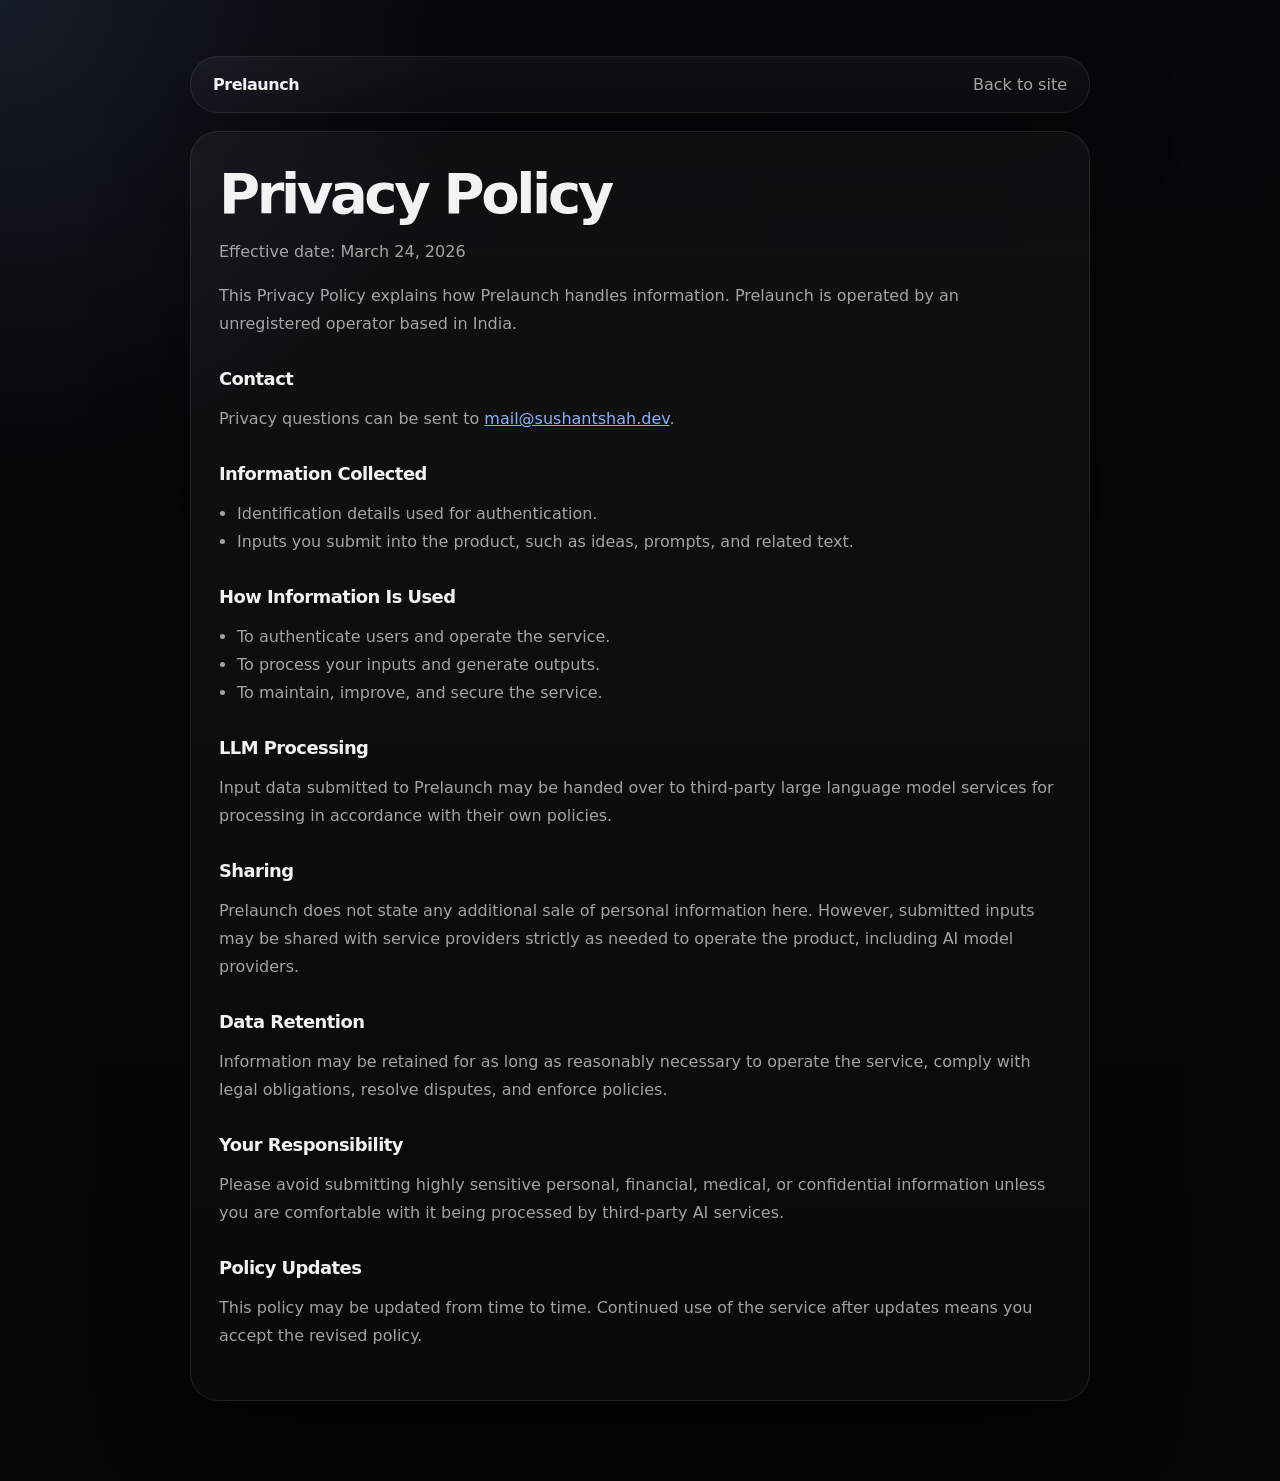
<file: landing/privacy.html>
<!DOCTYPE html>
<html lang="en">
<head>
  <meta charset="UTF-8">
  <meta name="viewport" content="width=device-width, initial-scale=1.0">
  <title>Prelaunch Privacy Policy</title>
  <style>
    :root {
      --bg: #050505;
      --text: rgba(255, 255, 255, 0.95);
      --muted: rgba(255, 255, 255, 0.62);
      --border: rgba(255, 255, 255, 0.08);
      --surface: rgba(255, 255, 255, 0.03);
      --accent: #87b2ff;
    }
    * { box-sizing: border-box; }
    body {
      margin: 0;
      font-family: Inter, ui-sans-serif, system-ui, -apple-system, BlinkMacSystemFont, "Segoe UI", sans-serif;
      color: var(--text);
      background:
        radial-gradient(circle at top left, rgba(118, 167, 255, 0.12), transparent 24%),
        linear-gradient(180deg, #08080a 0%, #050505 100%);
    }
    .wrap {
      width: min(calc(100% - 32px), 900px);
      margin: 0 auto;
      padding: 56px 0 80px;
    }
    .topbar, .card {
      border: 1px solid var(--border);
      background: linear-gradient(180deg, rgba(255,255,255,0.04), rgba(255,255,255,0.02));
      border-radius: 28px;
      box-shadow: 0 30px 90px rgba(0, 0, 0, 0.35);
    }
    .topbar {
      padding: 18px 22px;
      display: flex;
      justify-content: space-between;
      gap: 16px;
      align-items: center;
      margin-bottom: 18px;
    }
    .brand { font-weight: 700; letter-spacing: -0.03em; }
    .brand a, .back { color: inherit; text-decoration: none; }
    .back { color: var(--muted); }
    .card { padding: 34px 28px; }
    h1 {
      margin: 0 0 10px;
      font-size: clamp(2rem, 5vw, 3.5rem);
      letter-spacing: -0.06em;
      line-height: 1;
    }
    .meta, p, li { color: var(--muted); line-height: 1.75; }
    h2 {
      margin: 30px 0 10px;
      font-size: 1.12rem;
      letter-spacing: -0.03em;
    }
    ul { padding-left: 18px; }
    a { color: var(--accent); }
  </style>
</head>
<body>
  <div class="wrap">
    <div class="topbar">
      <div class="brand"><a href="/index.html">Prelaunch</a></div>
      <a class="back" href="/index.html">Back to site</a>
    </div>
    <div class="card">
      <h1>Privacy Policy</h1>
      <p class="meta">Effective date: March 24, 2026</p>

      <p>This Privacy Policy explains how Prelaunch handles information. Prelaunch is operated by an unregistered operator based in India.</p>

      <h2>Contact</h2>
      <p>Privacy questions can be sent to <a href="mailto:mail@sushantshah.dev">mail@sushantshah.dev</a>.</p>

      <h2>Information Collected</h2>
      <ul>
        <li>Identification details used for authentication.</li>
        <li>Inputs you submit into the product, such as ideas, prompts, and related text.</li>
      </ul>

      <h2>How Information Is Used</h2>
      <ul>
        <li>To authenticate users and operate the service.</li>
        <li>To process your inputs and generate outputs.</li>
        <li>To maintain, improve, and secure the service.</li>
      </ul>

      <h2>LLM Processing</h2>
      <p>Input data submitted to Prelaunch may be handed over to third-party large language model services for processing in accordance with their own policies.</p>

      <h2>Sharing</h2>
      <p>Prelaunch does not state any additional sale of personal information here. However, submitted inputs may be shared with service providers strictly as needed to operate the product, including AI model providers.</p>

      <h2>Data Retention</h2>
      <p>Information may be retained for as long as reasonably necessary to operate the service, comply with legal obligations, resolve disputes, and enforce policies.</p>

      <h2>Your Responsibility</h2>
      <p>Please avoid submitting highly sensitive personal, financial, medical, or confidential information unless you are comfortable with it being processed by third-party AI services.</p>

      <h2>Policy Updates</h2>
      <p>This policy may be updated from time to time. Continued use of the service after updates means you accept the revised policy.</p>
    </div>
  </div>
</body>
</html>
</file>
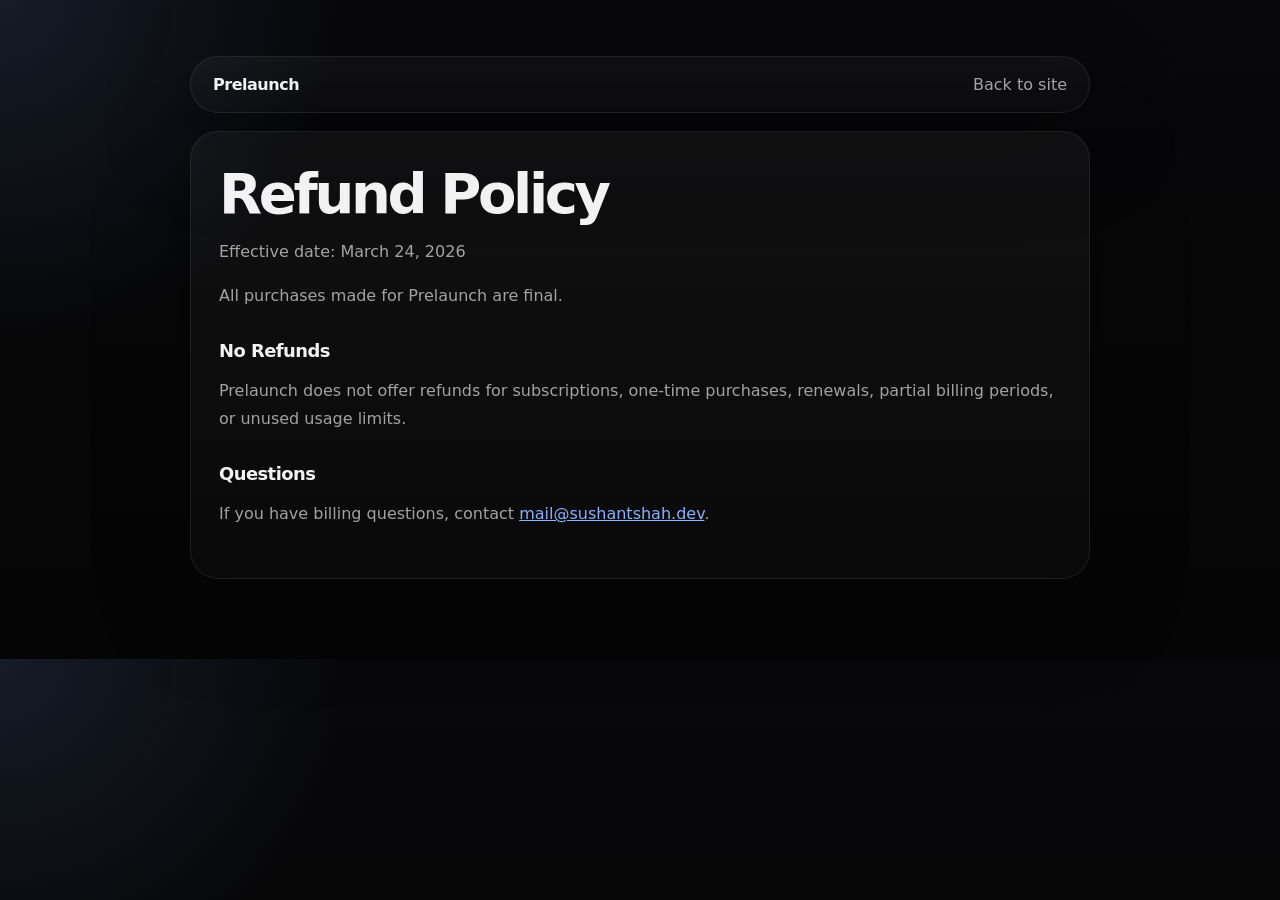
<file: landing/refunds.html>
<!DOCTYPE html>
<html lang="en">
<head>
  <meta charset="UTF-8">
  <meta name="viewport" content="width=device-width, initial-scale=1.0">
  <title>Prelaunch Refund Policy</title>
  <style>
    :root {
      --bg: #050505;
      --text: rgba(255, 255, 255, 0.95);
      --muted: rgba(255, 255, 255, 0.62);
      --border: rgba(255, 255, 255, 0.08);
      --accent: #87b2ff;
    }
    * { box-sizing: border-box; }
    body {
      margin: 0;
      font-family: Inter, ui-sans-serif, system-ui, -apple-system, BlinkMacSystemFont, "Segoe UI", sans-serif;
      color: var(--text);
      background:
        radial-gradient(circle at top left, rgba(118, 167, 255, 0.12), transparent 24%),
        linear-gradient(180deg, #08080a 0%, #050505 100%);
    }
    .wrap {
      width: min(calc(100% - 32px), 900px);
      margin: 0 auto;
      padding: 56px 0 80px;
    }
    .topbar, .card {
      border: 1px solid var(--border);
      background: linear-gradient(180deg, rgba(255,255,255,0.04), rgba(255,255,255,0.02));
      border-radius: 28px;
      box-shadow: 0 30px 90px rgba(0, 0, 0, 0.35);
    }
    .topbar {
      padding: 18px 22px;
      display: flex;
      justify-content: space-between;
      gap: 16px;
      align-items: center;
      margin-bottom: 18px;
    }
    .brand { font-weight: 700; letter-spacing: -0.03em; }
    .brand a, .back { color: inherit; text-decoration: none; }
    .back { color: var(--muted); }
    .card { padding: 34px 28px; }
    h1 {
      margin: 0 0 10px;
      font-size: clamp(2rem, 5vw, 3.5rem);
      letter-spacing: -0.06em;
      line-height: 1;
    }
    .meta, p { color: var(--muted); line-height: 1.75; }
    h2 {
      margin: 30px 0 10px;
      font-size: 1.12rem;
      letter-spacing: -0.03em;
    }
    a { color: var(--accent); }
  </style>
</head>
<body>
  <div class="wrap">
    <div class="topbar">
      <div class="brand"><a href="/index.html">Prelaunch</a></div>
      <a class="back" href="/index.html">Back to site</a>
    </div>
    <div class="card">
      <h1>Refund Policy</h1>
      <p class="meta">Effective date: March 24, 2026</p>

      <p>All purchases made for Prelaunch are final.</p>

      <h2>No Refunds</h2>
      <p>Prelaunch does not offer refunds for subscriptions, one-time purchases, renewals, partial billing periods, or unused usage limits.</p>

      <h2>Questions</h2>
      <p>If you have billing questions, contact <a href="mailto:mail@sushantshah.dev">mail@sushantshah.dev</a>.</p>
    </div>
  </div>
</body>
</html>
</file>
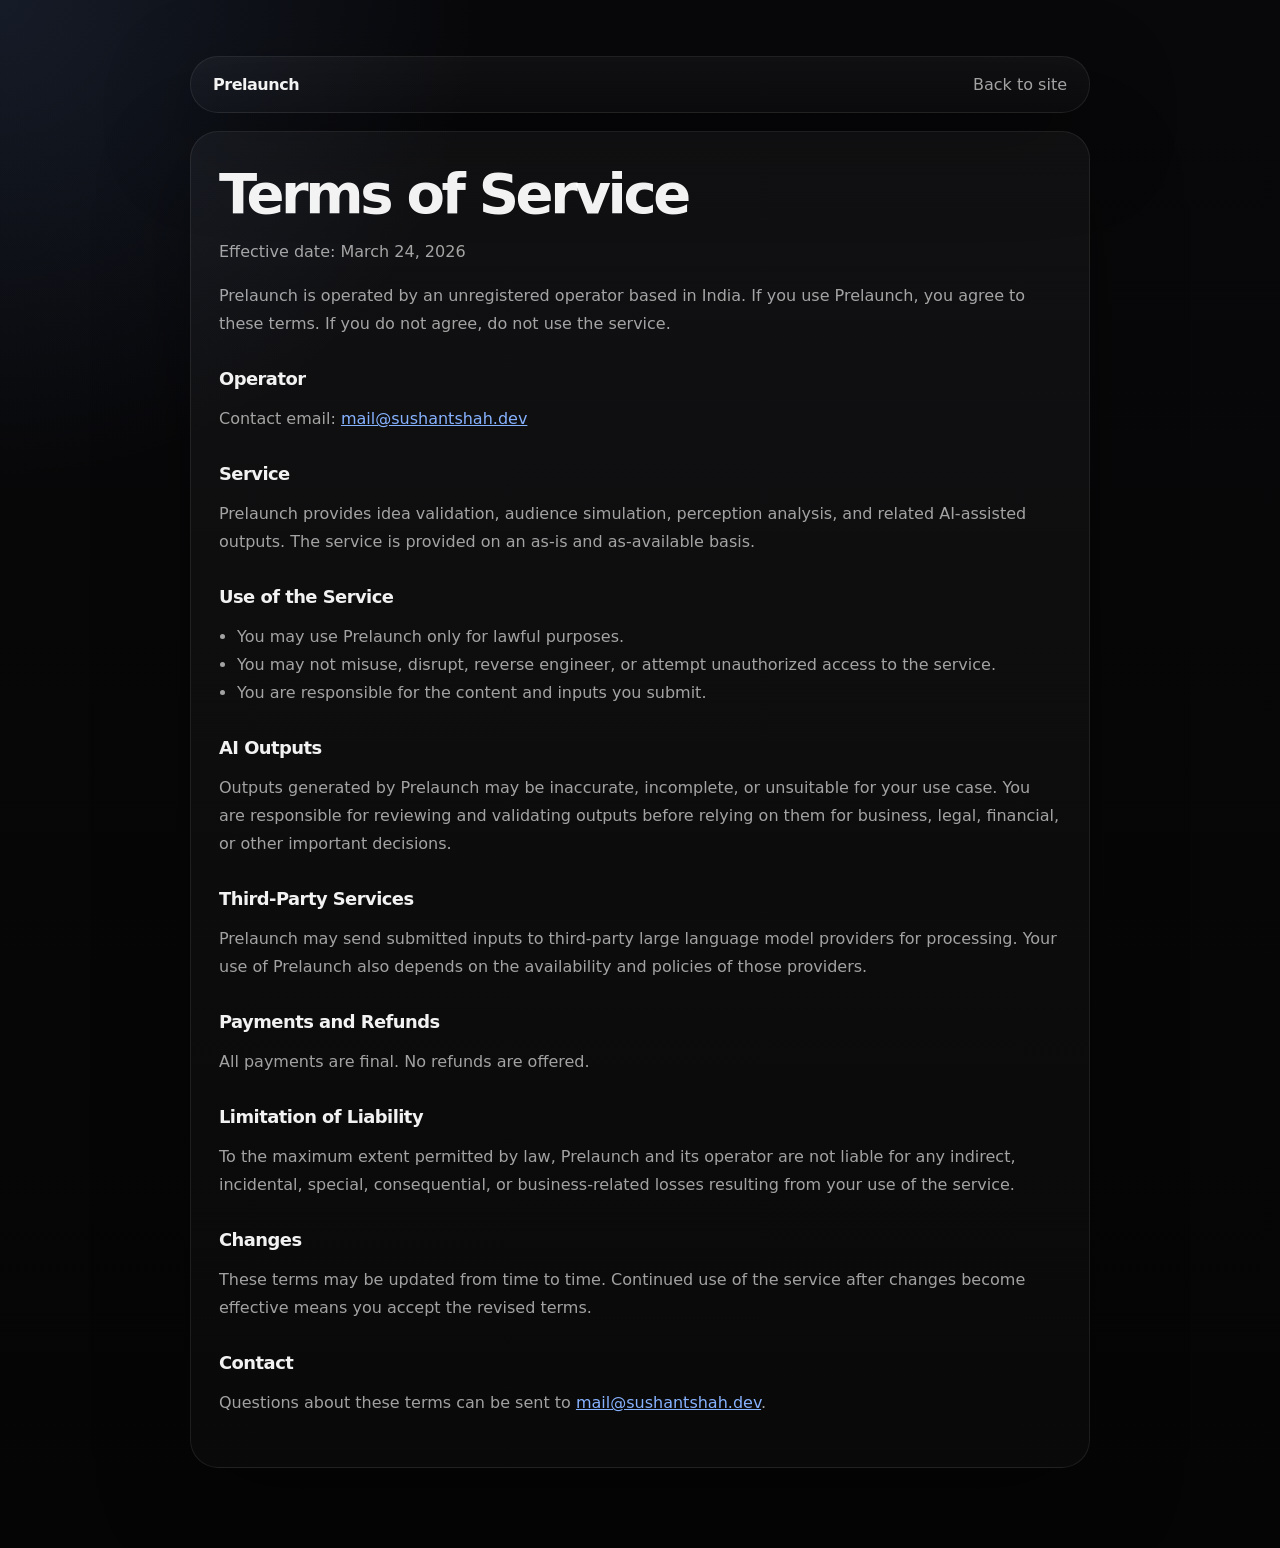
<file: landing/terms.html>
<!DOCTYPE html>
<html lang="en">
<head>
  <meta charset="UTF-8">
  <meta name="viewport" content="width=device-width, initial-scale=1.0">
  <title>Prelaunch Terms of Service</title>
  <style>
    :root {
      --bg: #050505;
      --text: rgba(255, 255, 255, 0.95);
      --muted: rgba(255, 255, 255, 0.62);
      --border: rgba(255, 255, 255, 0.08);
      --surface: rgba(255, 255, 255, 0.03);
      --accent: #87b2ff;
    }

    * { box-sizing: border-box; }
    body {
      margin: 0;
      font-family: Inter, ui-sans-serif, system-ui, -apple-system, BlinkMacSystemFont, "Segoe UI", sans-serif;
      color: var(--text);
      background:
        radial-gradient(circle at top left, rgba(118, 167, 255, 0.12), transparent 24%),
        linear-gradient(180deg, #08080a 0%, #050505 100%);
    }

    .wrap {
      width: min(calc(100% - 32px), 900px);
      margin: 0 auto;
      padding: 56px 0 80px;
    }

    .topbar, .card {
      border: 1px solid var(--border);
      background: linear-gradient(180deg, rgba(255,255,255,0.04), rgba(255,255,255,0.02));
      border-radius: 28px;
      box-shadow: 0 30px 90px rgba(0, 0, 0, 0.35);
    }

    .topbar {
      padding: 18px 22px;
      display: flex;
      justify-content: space-between;
      gap: 16px;
      align-items: center;
      margin-bottom: 18px;
    }

    .brand { font-weight: 700; letter-spacing: -0.03em; }
    .brand a, .back { color: inherit; text-decoration: none; }
    .back { color: var(--muted); }
    .card { padding: 34px 28px; }
    h1 {
      margin: 0 0 10px;
      font-size: clamp(2rem, 5vw, 3.5rem);
      letter-spacing: -0.06em;
      line-height: 1;
    }
    .meta, p, li { color: var(--muted); line-height: 1.75; }
    h2 {
      margin: 30px 0 10px;
      font-size: 1.12rem;
      letter-spacing: -0.03em;
    }
    ul { padding-left: 18px; }
    a { color: var(--accent); }
  </style>
</head>
<body>
  <div class="wrap">
    <div class="topbar">
      <div class="brand"><a href="/index.html">Prelaunch</a></div>
      <a class="back" href="/index.html">Back to site</a>
    </div>
    <div class="card">
      <h1>Terms of Service</h1>
      <p class="meta">Effective date: March 24, 2026</p>

      <p>Prelaunch is operated by an unregistered operator based in India. If you use Prelaunch, you agree to these terms. If you do not agree, do not use the service.</p>

      <h2>Operator</h2>
      <p>Contact email: <a href="mailto:mail@sushantshah.dev">mail@sushantshah.dev</a></p>

      <h2>Service</h2>
      <p>Prelaunch provides idea validation, audience simulation, perception analysis, and related AI-assisted outputs. The service is provided on an as-is and as-available basis.</p>

      <h2>Use of the Service</h2>
      <ul>
        <li>You may use Prelaunch only for lawful purposes.</li>
        <li>You may not misuse, disrupt, reverse engineer, or attempt unauthorized access to the service.</li>
        <li>You are responsible for the content and inputs you submit.</li>
      </ul>

      <h2>AI Outputs</h2>
      <p>Outputs generated by Prelaunch may be inaccurate, incomplete, or unsuitable for your use case. You are responsible for reviewing and validating outputs before relying on them for business, legal, financial, or other important decisions.</p>

      <h2>Third-Party Services</h2>
      <p>Prelaunch may send submitted inputs to third-party large language model providers for processing. Your use of Prelaunch also depends on the availability and policies of those providers.</p>

      <h2>Payments and Refunds</h2>
      <p>All payments are final. No refunds are offered.</p>

      <h2>Limitation of Liability</h2>
      <p>To the maximum extent permitted by law, Prelaunch and its operator are not liable for any indirect, incidental, special, consequential, or business-related losses resulting from your use of the service.</p>

      <h2>Changes</h2>
      <p>These terms may be updated from time to time. Continued use of the service after changes become effective means you accept the revised terms.</p>

      <h2>Contact</h2>
      <p>Questions about these terms can be sent to <a href="mailto:mail@sushantshah.dev">mail@sushantshah.dev</a>.</p>
    </div>
  </div>
</body>
</html>
</file>
